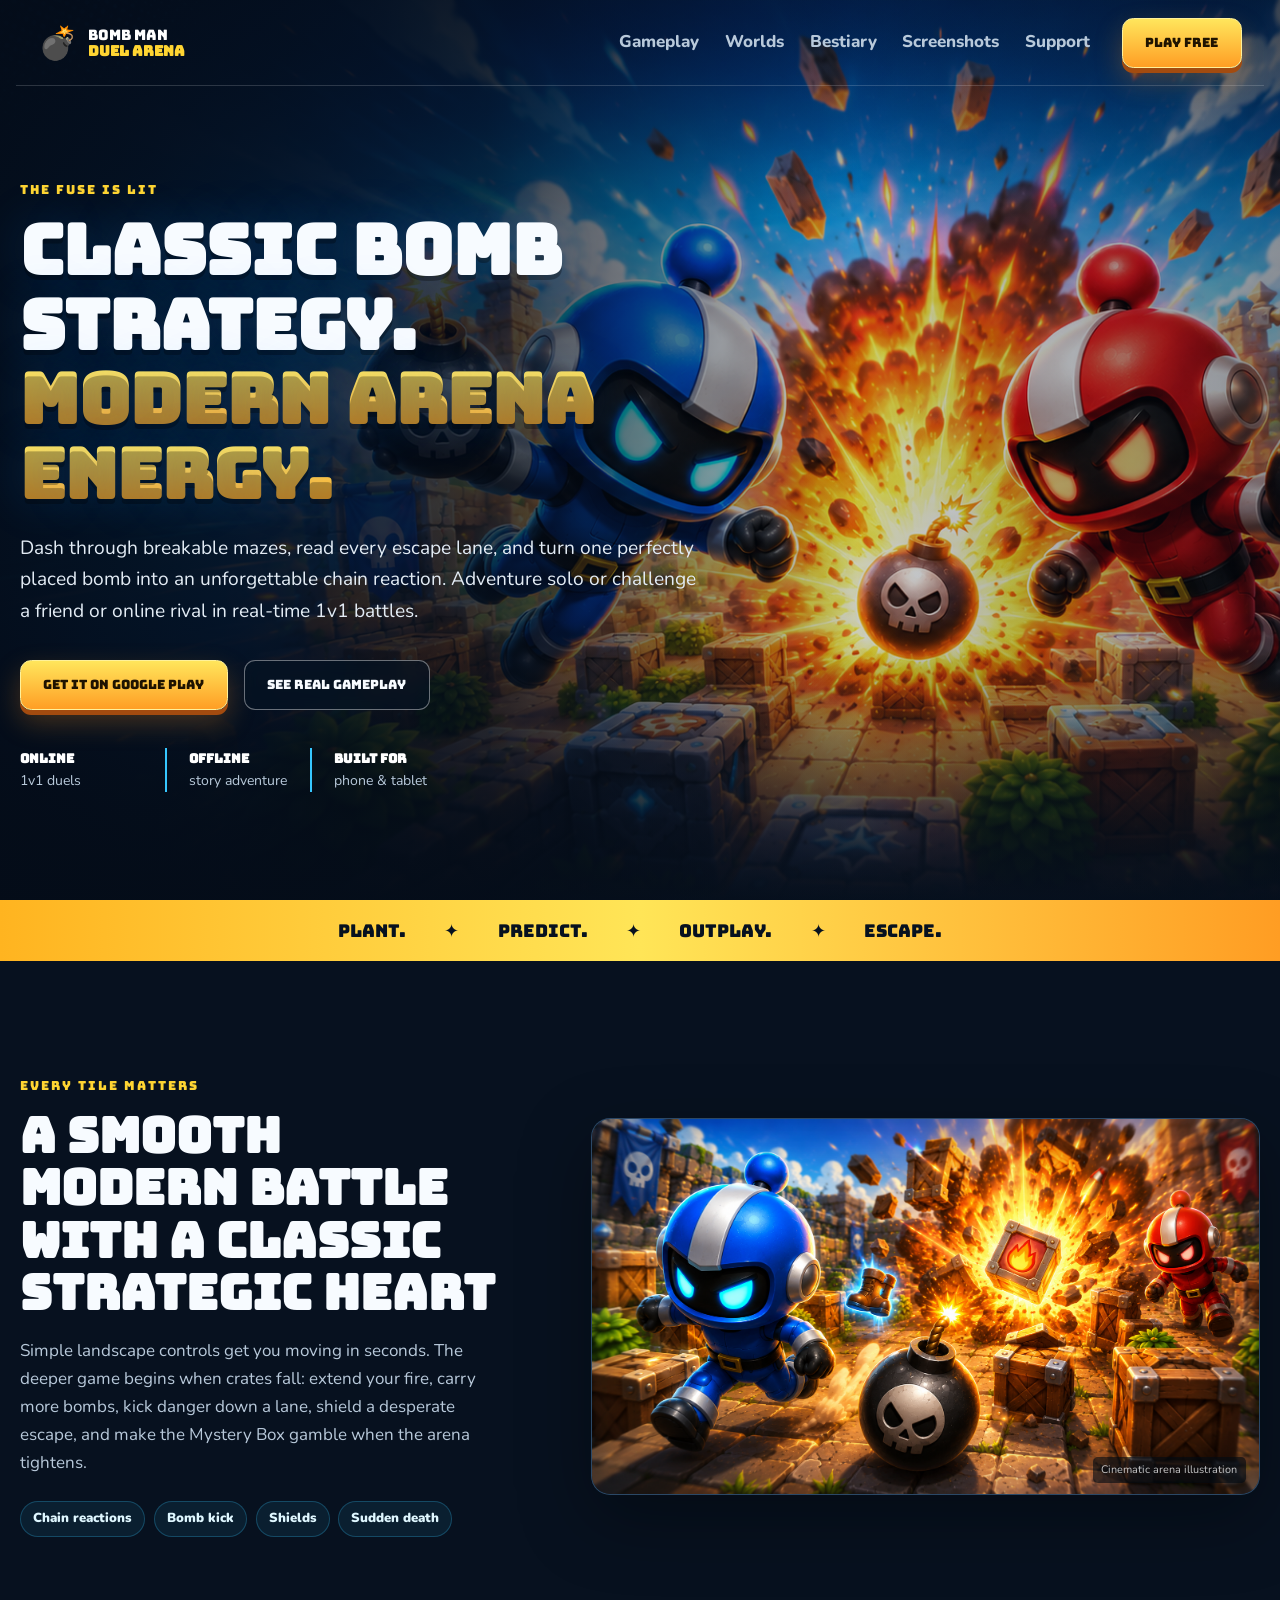
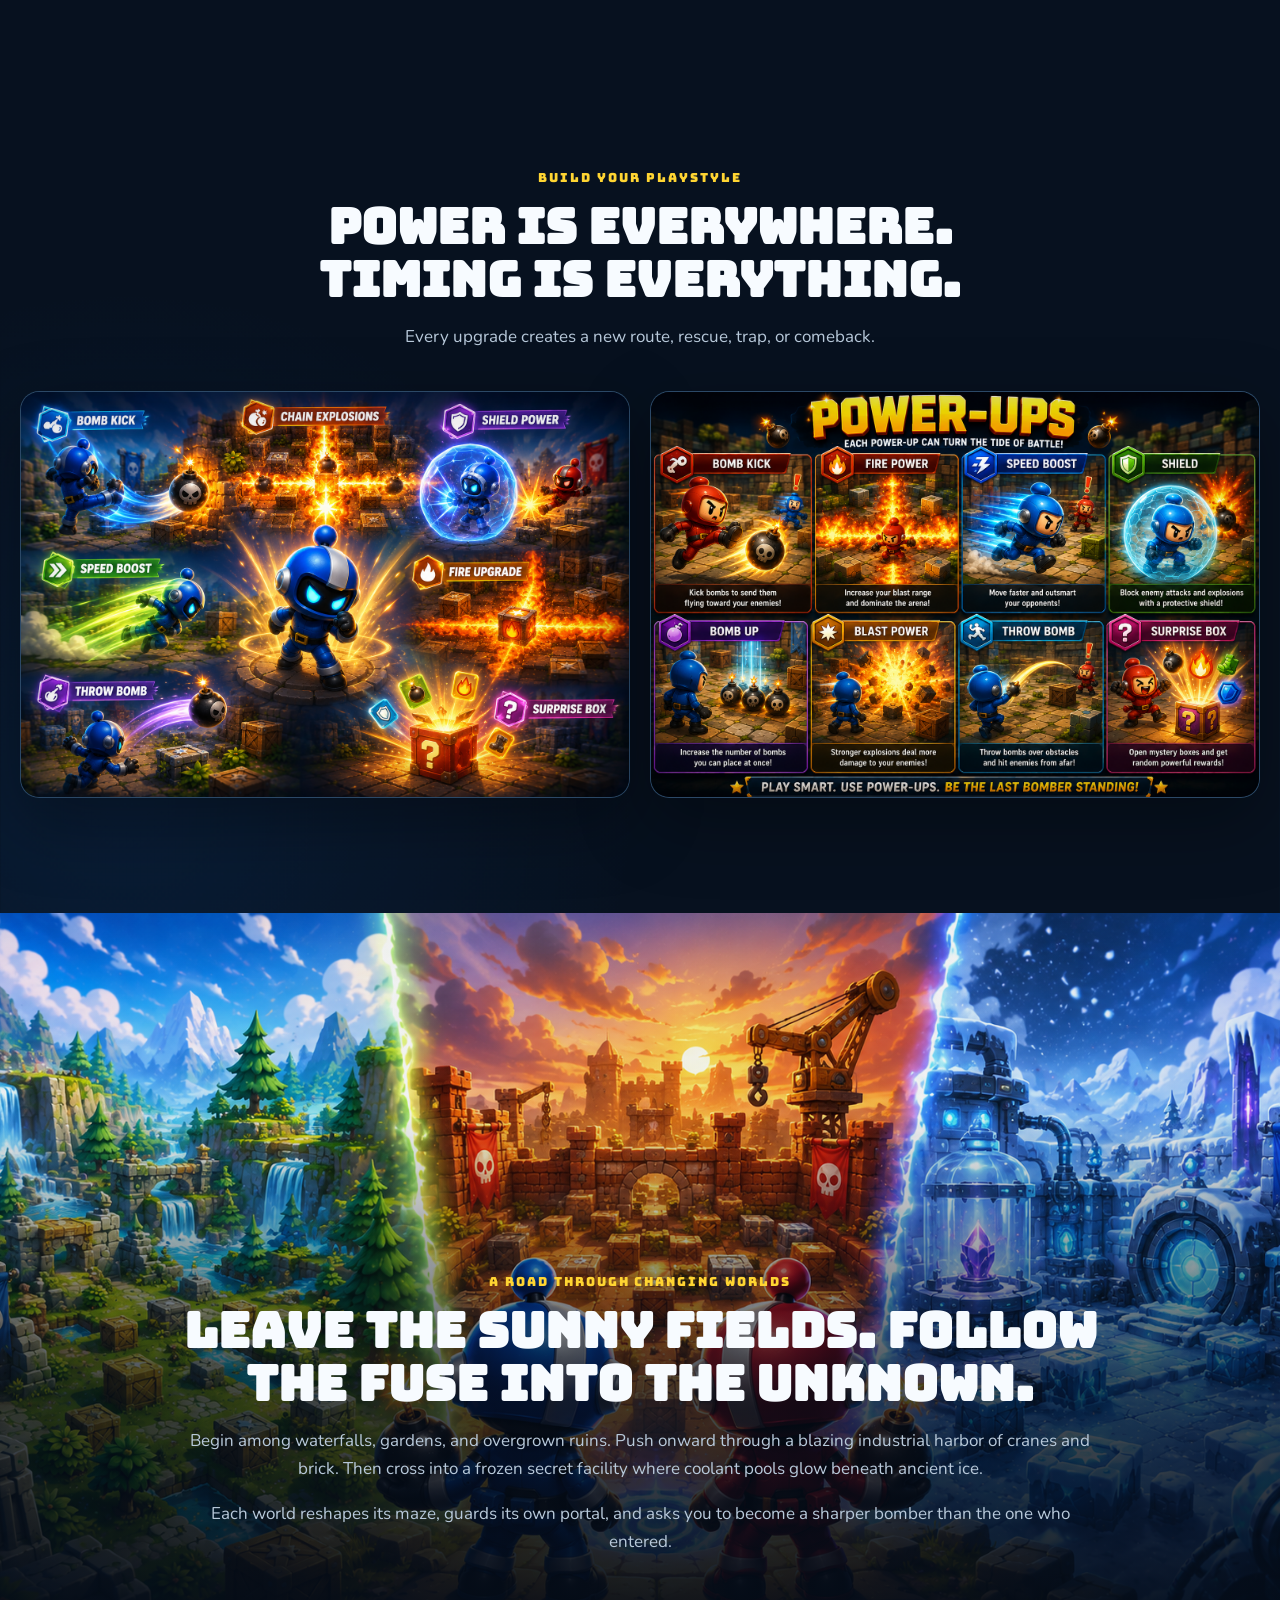
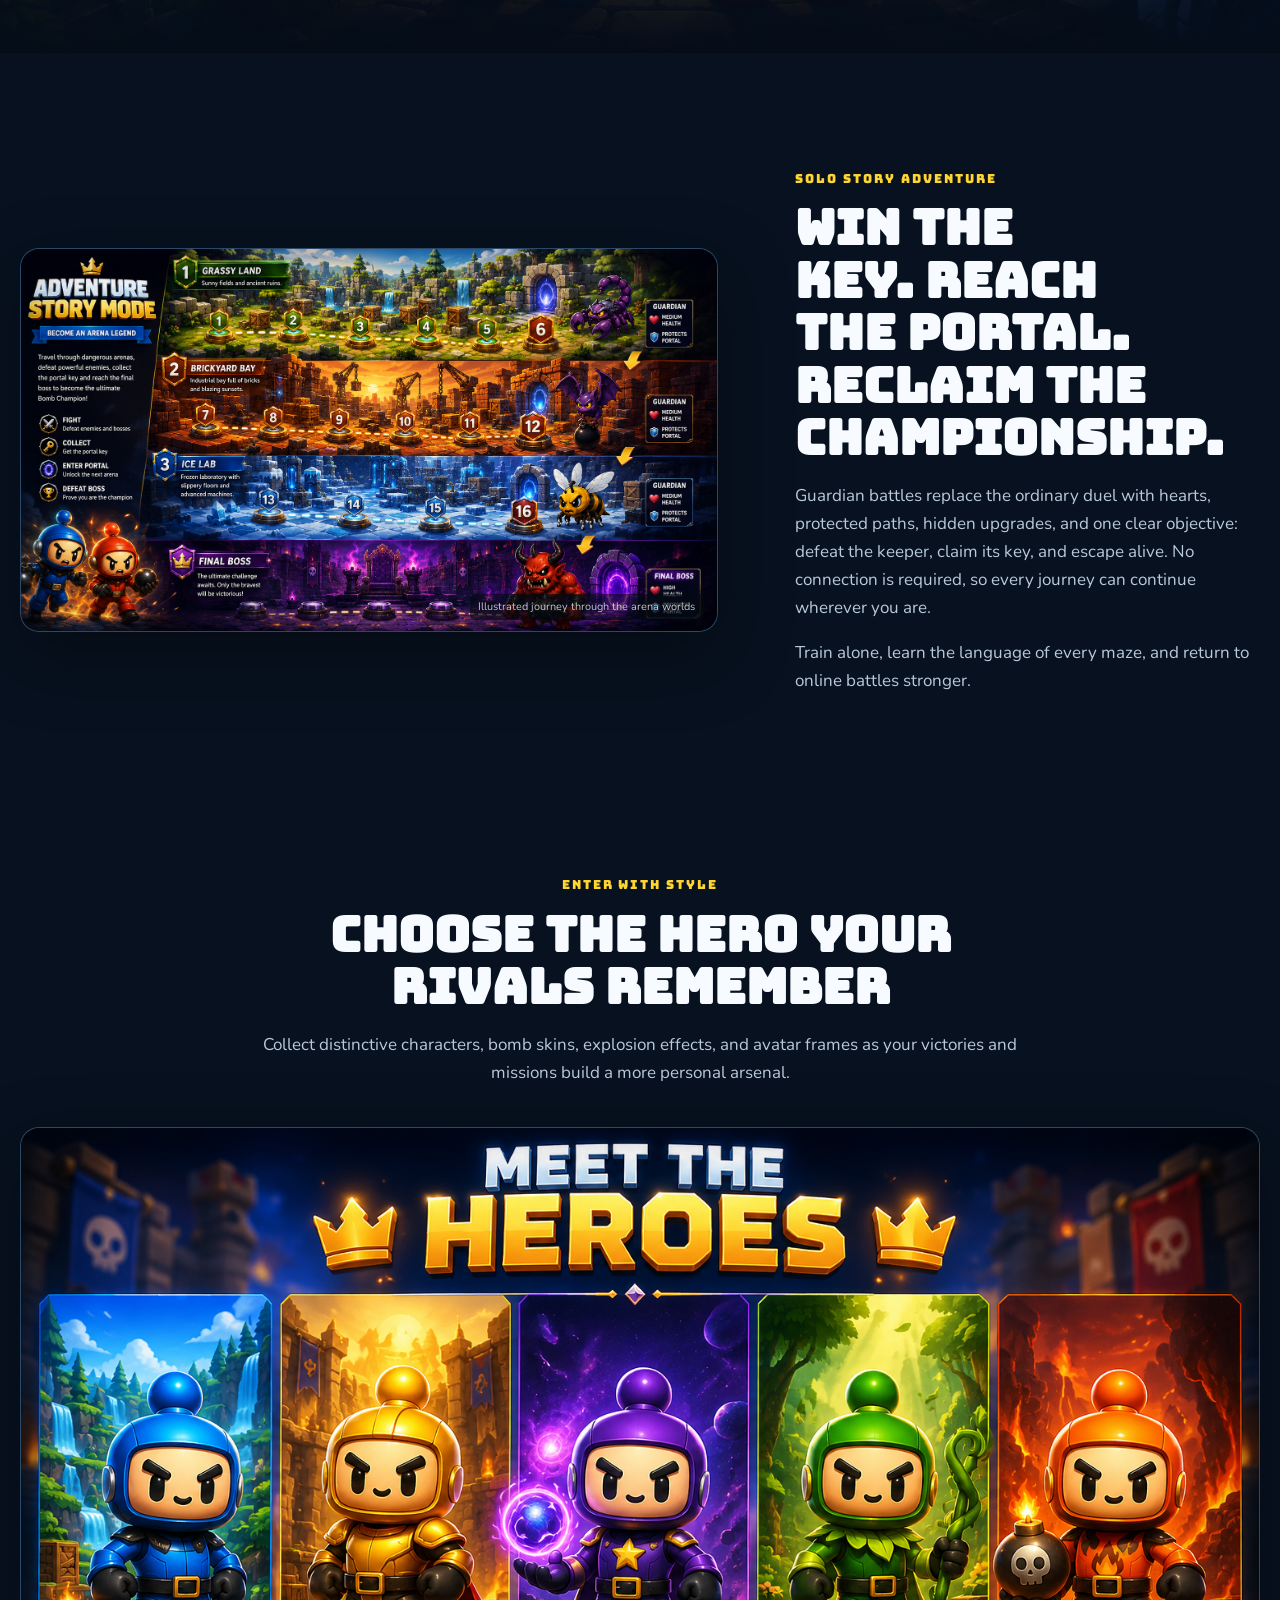
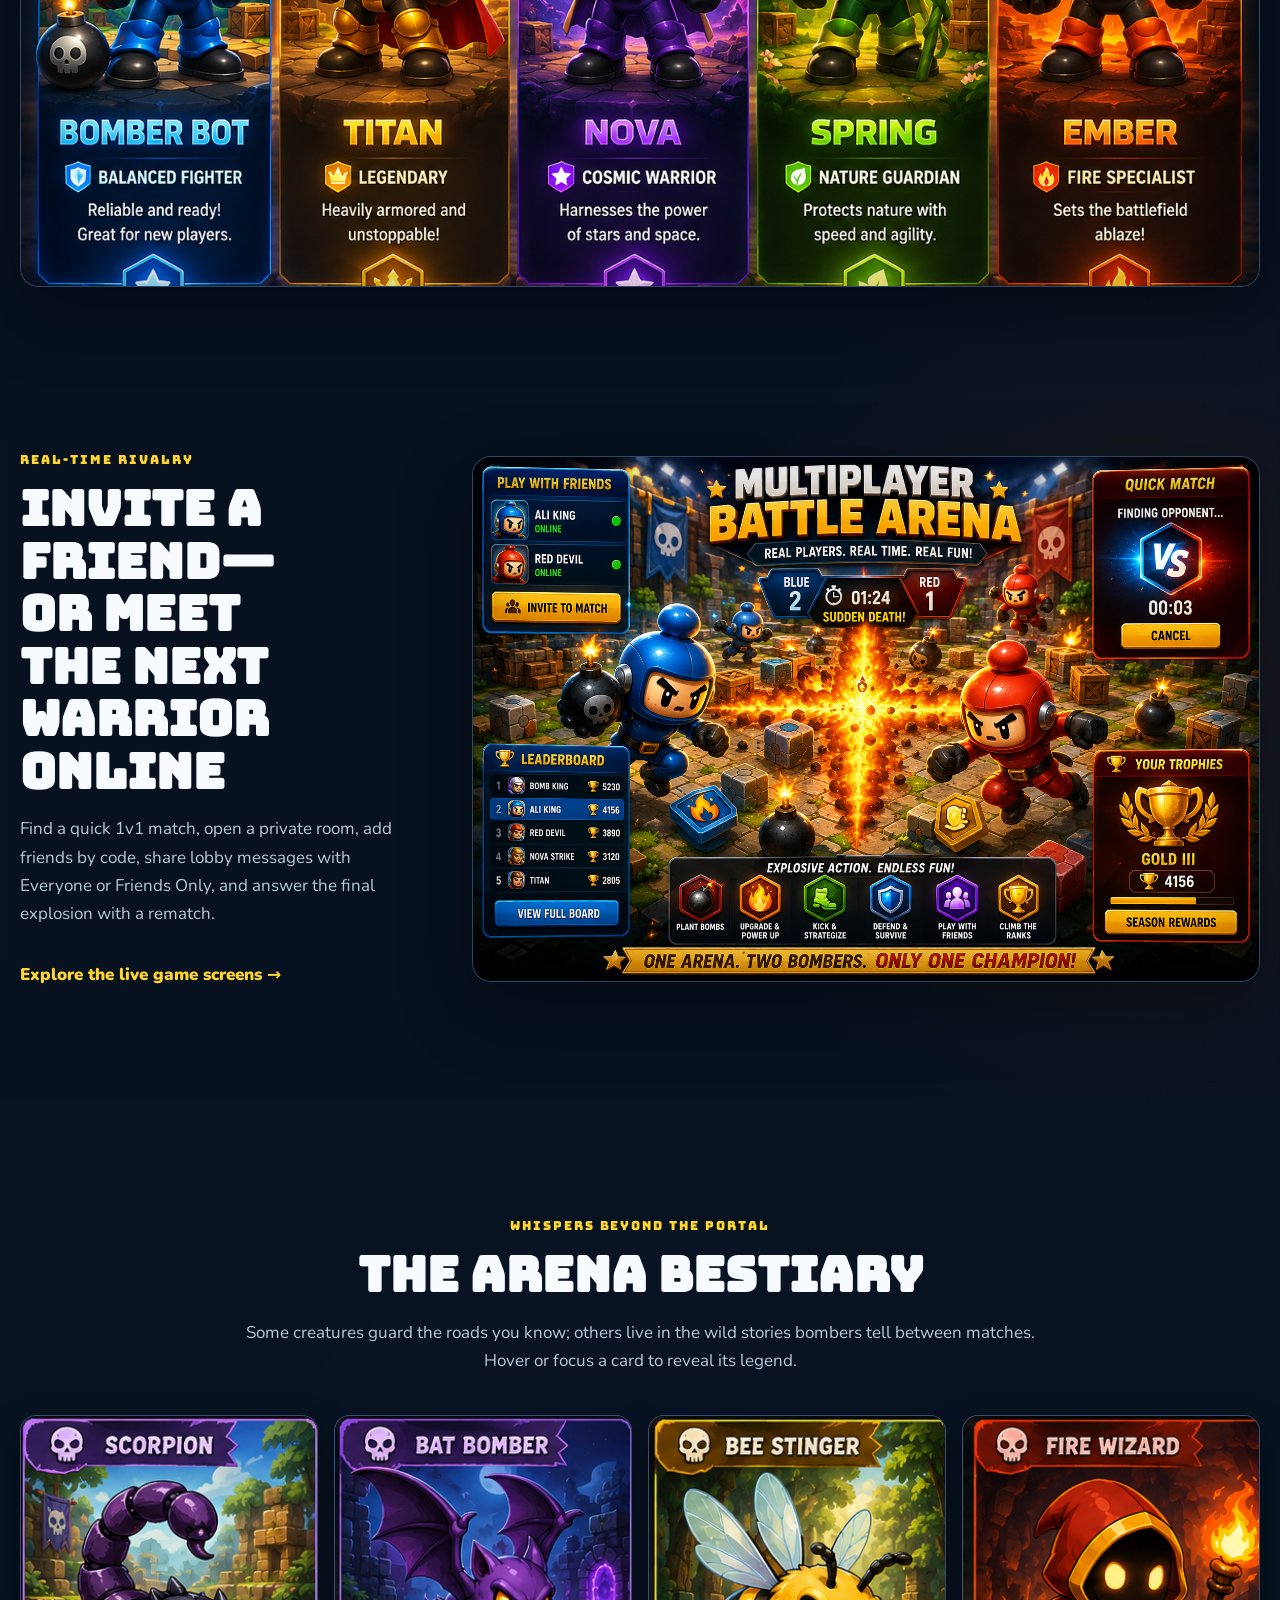
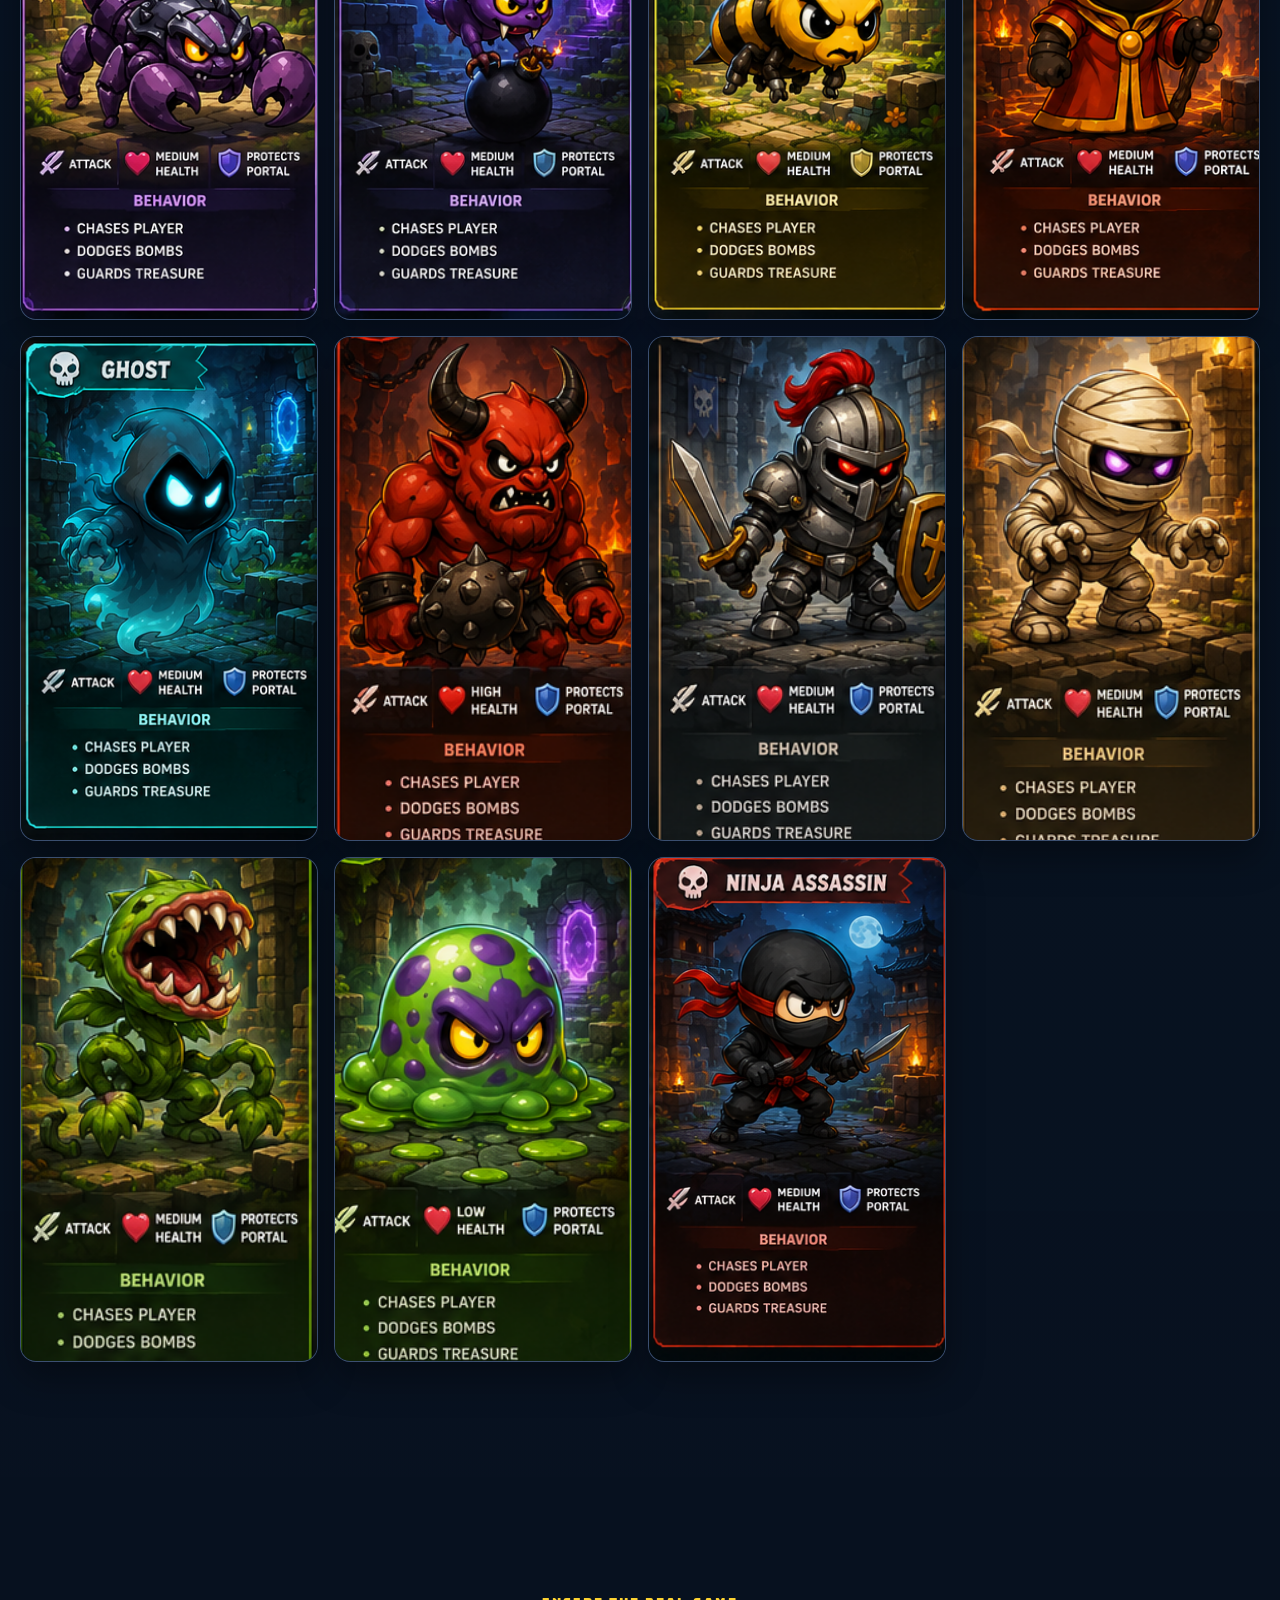
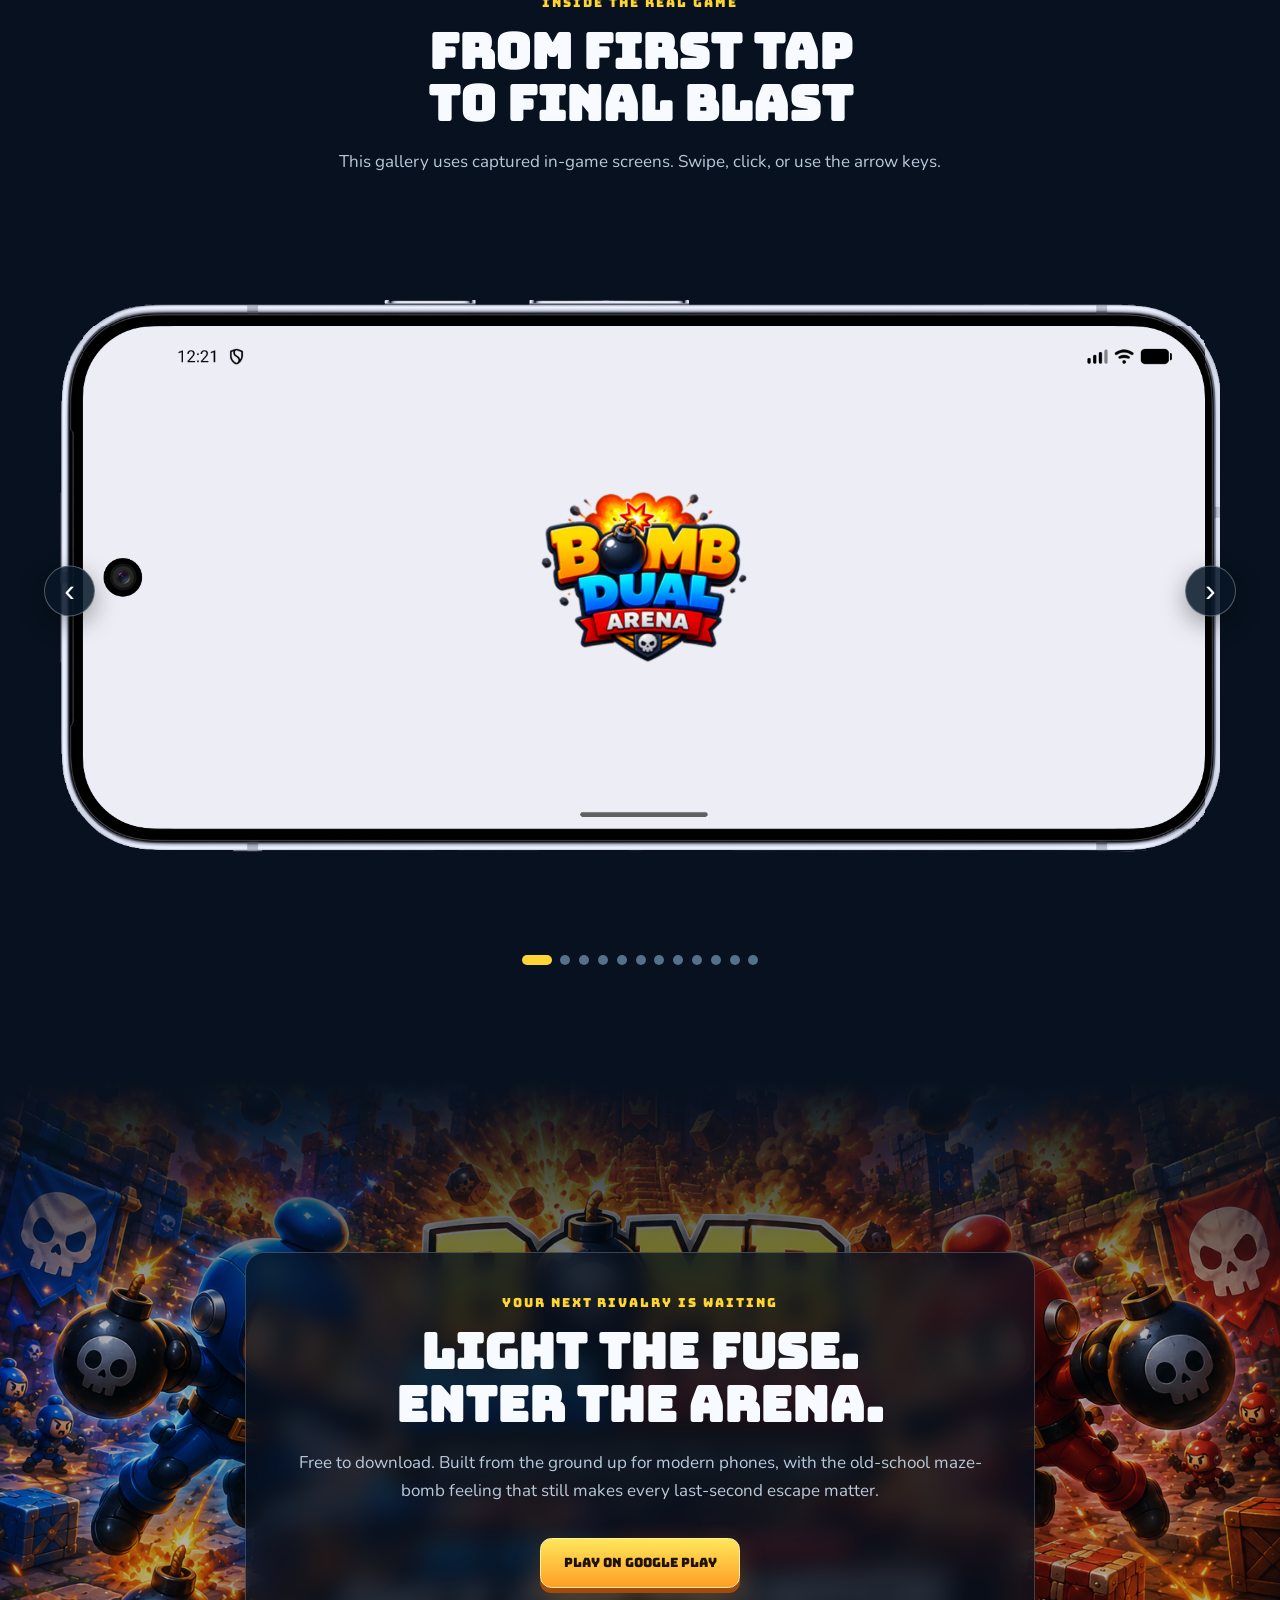
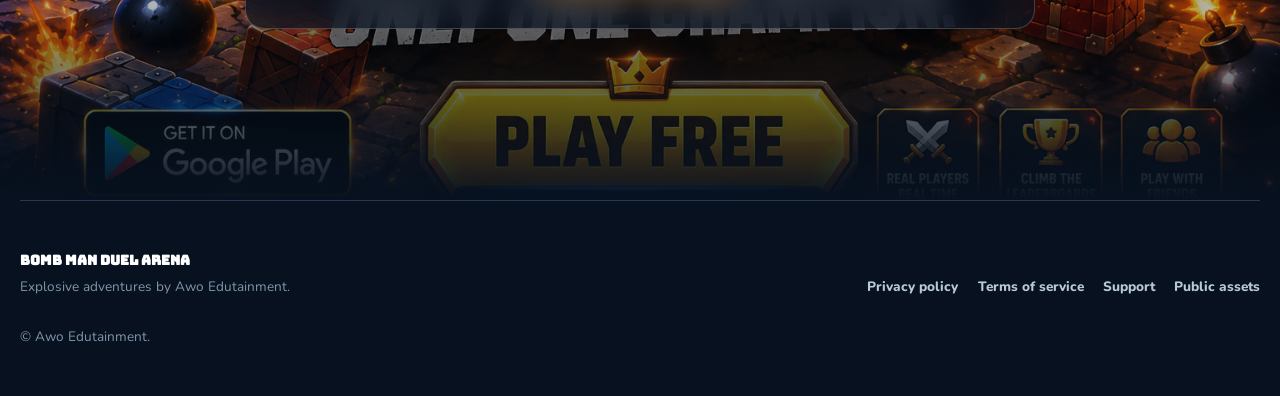
<file: index.html>
<!DOCTYPE html>
<html lang="en">
<head>
<meta charset="utf-8">
<meta name="viewport" content="width=device-width, initial-scale=1">
<title>Bomb Man Duel Arena — Classic Bomb Adventure, Rebuilt for Mobile</title>
<meta name="description" content="Play Bomb Man Duel Arena solo or online: fast 1v1 bomb battles, story worlds, guardian challenges, power-ups, friends, and modern mobile controls.">
<link rel="canonical" href="https://awahab07.github.io/bomb-duel-arena-public/">
<meta property="og:title" content="Bomb Man Duel Arena">
<meta property="og:description" content="Classic maze-bomb strategy with a vibrant modern look, solo story adventures, and real-time online rivalry.">
<meta property="og:type" content="website">
<meta property="og:url" content="https://awahab07.github.io/bomb-duel-arena-public/">
<meta property="og:image" content="https://awahab07.github.io/bomb-duel-arena-public/assets/concept/Hero_Banner_1920_1080.png">
<meta name="twitter:card" content="summary_large_image">
<link rel="stylesheet" href="style.css">
<link rel="icon" href="data:image/svg+xml,<svg xmlns=%22http://www.w3.org/2000/svg%22 viewBox=%220 0 100 100%22><text y=%22.9em%22 font-size=%2290%22>💣</text></svg>">
<script defer src="site.js"></script>
</head>
<body>
<a class="skip-link" href="#main">Skip to content</a>

<header class="site-header">
  <a class="brand" href="#" aria-label="Bomb Man Duel Arena home">
    <span class="brand-bomb" aria-hidden="true">💣</span>
    <span>Bomb Man <strong>Duel Arena</strong></span>
  </a>
  <nav class="site-nav" aria-label="Primary">
    <a href="#gameplay">Gameplay</a>
    <a href="#worlds">Worlds</a>
    <a href="#bestiary">Bestiary</a>
    <a href="#screenshots">Screenshots</a>
    <a href="support/">Support</a>
  </nav>
  <a class="nav-cta" href="https://play.google.com/store/apps/details?id=com.awoedutainment.bda">Play free</a>
</header>

<main id="main">
  <section class="hero-section">
    <img class="hero-backdrop" src="assets/concept/Hero_Banner_1920_1080.png" alt="" width="1672" height="941">
    <div class="hero-vignette"></div>
    <div class="hero-copy">
      <p class="eyebrow">The fuse is lit</p>
      <h1>Classic bomb strategy.<br><span>Modern arena energy.</span></h1>
      <p>Dash through breakable mazes, read every escape lane, and turn one perfectly placed bomb into an unforgettable chain reaction. Adventure solo or challenge a friend or online rival in real-time 1v1 battles.</p>
      <div class="hero-actions">
        <a class="button primary" href="https://play.google.com/store/apps/details?id=com.awoedutainment.bda">Get it on Google Play</a>
        <a class="button ghost" href="#screenshots">See real gameplay</a>
      </div>
      <ul class="hero-stats" aria-label="Game highlights">
        <li><strong>Online</strong><span>1v1 duels</span></li>
        <li><strong>Offline</strong><span>story adventure</span></li>
        <li><strong>Built for</strong><span>phone &amp; tablet</span></li>
      </ul>
    </div>
  </section>

  <section class="intro-strip" aria-label="Core game promise">
    <p>Plant.</p><span>✦</span><p>Predict.</p><span>✦</span><p>Outplay.</p><span>✦</span><p>Escape.</p>
  </section>

  <section class="content-section split-feature" id="gameplay">
    <div class="section-copy">
      <p class="eyebrow">Every tile matters</p>
      <h2>A smooth modern battle with a classic strategic heart</h2>
      <p>Simple landscape controls get you moving in seconds. The deeper game begins when crates fall: extend your fire, carry more bombs, kick danger down a lane, shield a desperate escape, and make the Mystery Box gamble when the arena tightens.</p>
      <div class="pill-row">
        <span>Chain reactions</span><span>Bomb kick</span><span>Shields</span><span>Sudden death</span>
      </div>
    </div>
    <figure class="cinematic-frame">
      <img src="assets/concept/bomb-combat.png" width="1672" height="941" loading="lazy" alt="Illustrated bomb combat with heroes racing through exploding crates.">
      <figcaption>Cinematic arena illustration</figcaption>
    </figure>
  </section>

  <section class="content-section">
    <div class="section-heading centered">
      <p class="eyebrow">Build your playstyle</p>
      <h2>Power is everywhere. Timing is everything.</h2>
      <p>Every upgrade creates a new route, rescue, trap, or comeback.</p>
    </div>
    <div class="strategy-grid">
      <figure class="art-panel">
        <img src="assets/concept/Strategy.png" width="1536" height="1024" loading="lazy" alt="Illustrated strategy board showing bomb kick, chain explosions, shields, speed, fire, and mystery rewards.">
      </figure>
      <figure class="art-panel">
        <img src="assets/concept/power-ups.png" width="1536" height="1024" loading="lazy" alt="Illustrated power-up collection for bomb count, blast strength, speed, shield, kick, and mystery rewards.">
      </figure>
    </div>
  </section>

  <section class="worlds-section" id="worlds">
    <img class="worlds-backdrop" src="assets/concept/3-worlds.png" width="1774" height="887" loading="lazy" alt="Illustrated green valley, industrial city, and frozen laboratory worlds.">
    <div class="worlds-copy">
      <p class="eyebrow">A road through changing worlds</p>
      <h2>Leave the sunny fields. Follow the fuse into the unknown.</h2>
      <p>Begin among waterfalls, gardens, and overgrown ruins. Push onward through a blazing industrial harbor of cranes and brick. Then cross into a frozen secret facility where coolant pools glow beneath ancient ice.</p>
      <p>Each world reshapes its maze, guards its own portal, and asks you to become a sharper bomber than the one who entered.</p>
    </div>
  </section>

  <section class="content-section split-feature story-feature">
    <figure class="cinematic-frame">
      <img src="assets/concept/story.png" width="1693" height="929" loading="lazy" alt="Illustrated story journey across green, industrial, and frozen paths toward guardian portals.">
      <figcaption>Illustrated journey through the arena worlds</figcaption>
    </figure>
    <div class="section-copy">
      <p class="eyebrow">Solo story adventure</p>
      <h2>Win the key. Reach the portal. Reclaim the championship.</h2>
      <p>Guardian battles replace the ordinary duel with hearts, protected paths, hidden upgrades, and one clear objective: defeat the keeper, claim its key, and escape alive. No connection is required, so every journey can continue wherever you are.</p>
      <p>Train alone, learn the language of every maze, and return to online battles stronger.</p>
    </div>
  </section>

  <section class="content-section heroes-section">
    <div class="section-heading centered">
      <p class="eyebrow">Enter with style</p>
      <h2>Choose the hero your rivals remember</h2>
      <p>Collect distinctive characters, bomb skins, explosion effects, and avatar frames as your victories and missions build a more personal arsenal.</p>
    </div>
    <figure class="wide-art-panel">
      <img src="assets/concept/heroes.png" width="1536" height="1024" loading="lazy" alt="Illustrated Bomber Bot, Titan, Nova, Spring, and Ember hero lineup.">
    </figure>
  </section>

  <section class="versus-section">
    <div class="versus-copy">
      <p class="eyebrow">Real-time rivalry</p>
      <h2>Invite a friend—or meet the next warrior online</h2>
      <p>Find a quick 1v1 match, open a private room, add friends by code, share lobby messages with Everyone or Friends Only, and answer the final explosion with a rematch.</p>
      <a class="text-link" href="#screenshots">Explore the live game screens →</a>
    </div>
    <figure class="wide-art-panel">
      <img src="assets/concept/multiplayer.png" width="1536" height="1024" loading="lazy" alt="Cinematic concept art celebrating multiplayer bomb-arena rivalry.">
    </figure>
  </section>

  <section class="bestiary-section" id="bestiary">
    <div class="section-heading centered">
      <p class="eyebrow">Whispers beyond the portal</p>
      <h2>The arena bestiary</h2>
      <p>Some creatures guard the roads you know; others live in the wild stories bombers tell between matches. Hover or focus a card to reveal its legend.</p>
    </div>
    <div class="enemy-grid">
      <article class="flip-card" tabindex="0"><div class="flip-card-inner"><div class="flip-front"><img src="assets/enemies/scorpion.png" alt="Scorpion enemy card."></div><div class="flip-back"><h3>Scorpion</h3><p>The canyon gatekeeper hears a fuse through stone. It circles the treasure path, lets impatient heroes commit, then snaps shut the only safe lane.</p><span>Portal sentinel · Ambusher</span></div></div></article>
      <article class="flip-card" tabindex="0"><div class="flip-card-inner"><div class="flip-front"><img src="assets/enemies/bat-bomber.png" alt="Bat Bomber enemy card."></div><div class="flip-back"><h3>Bat Bomber</h3><p>A cave-born trickster that rides its own bomb through moonlit ruins. Every flutter is a feint; every dropped fuse lands where panic wants to run.</p><span>Night raider · Fuse rider</span></div></div></article>
      <article class="flip-card" tabindex="0"><div class="flip-card-inner"><div class="flip-front"><img src="assets/enemies/bee-stinger.png" alt="Bee Stinger enemy card."></div><div class="flip-back"><h3>Bee Stinger</h3><p>The gardens' furious patrol captain. Fast, territorial, and impossible to ignore, it turns flower-lined corridors into buzzing pursuit routes.</p><span>Garden hunter · Swift guard</span></div></div></article>
      <article class="flip-card" tabindex="0"><div class="flip-card-inner"><div class="flip-front"><img src="assets/enemies/fire-wizard.png" alt="Fire Wizard enemy card."></div><div class="flip-back"><h3>Fire Wizard</h3><p>Keeper of the factory's first flame. Its lantern reads the future in sparks and seals careless exits with walls of living heat.</p><span>Flame keeper · Lane controller</span></div></div></article>
      <article class="flip-card" tabindex="0"><div class="flip-card-inner"><div class="flip-front"><img src="assets/enemies/ghost.png" alt="Ghost enemy card."></div><div class="flip-back"><h3>Ghost</h3><p>A lost champion that never found its final portal. It drifts through silent halls, guarding the key it can no longer carry.</p><span>Portal echo · Relentless watcher</span></div></div></article>
      <article class="flip-card" tabindex="0"><div class="flip-card-inner"><div class="flip-front"><img src="assets/enemies/demon-brute.png" alt="Demon Brute enemy card."></div><div class="flip-back"><h3>Demon Brute</h3><p>The furnace made a monster from rage and iron. It does not solve mazes; it advances until the maze learns to move.</p><span>Furnace tyrant · Heavy pursuer</span></div></div></article>
      <article class="flip-card" tabindex="0"><div class="flip-card-inner"><div class="flip-front"><img src="assets/enemies/dark-knight.png" alt="Dark Knight enemy card."></div><div class="flip-back"><h3>Dark Knight</h3><p>Once sworn to protect the championship crown, this silent duelist now tests every challenger with shield, steel, and perfect patience.</p><span>Fallen champion · Armored guard</span></div></div></article>
      <article class="flip-card" tabindex="0"><div class="flip-card-inner"><div class="flip-front"><img src="assets/enemies/mummy.png" alt="Mummy enemy card."></div><div class="flip-back"><h3>Mummy</h3><p>Wrapped in maps from arenas erased from history. It follows old routes no living bomber remembers—and always arrives first.</p><span>Ancient pathfinder · Tomb keeper</span></div></div></article>
      <article class="flip-card" tabindex="0"><div class="flip-card-inner"><div class="flip-front"><img src="assets/enemies/plant-monster.png" alt="Plant Monster enemy card."></div><div class="flip-back"><h3>Plant Monster</h3><p>A hungry wall of roots and teeth awakened beneath the meadow. Break its cover and the whole garden seems to chase you.</p><span>Wild guardian · Close-range terror</span></div></div></article>
      <article class="flip-card" tabindex="0"><div class="flip-card-inner"><div class="flip-front"><img src="assets/enemies/toxic-slime.png" alt="Toxic Slime enemy card."></div><div class="flip-back"><h3>Toxic Slime</h3><p>Born where mystery energy leaked into the ruins. Slow to anger, impossible to predict, and always larger after a bad decision.</p><span>Mystery spawn · Living hazard</span></div></div></article>
      <article class="flip-card" tabindex="0"><div class="flip-card-inner"><div class="flip-front"><img src="assets/enemies/ninja-assassin.png" alt="Ninja Assassin enemy card."></div><div class="flip-back"><h3>Ninja Assassin</h3><p>The midnight rival who studies every dodge before making one move. By the time its red scarf appears, the escape route is already gone.</p><span>Moonlit rival · Precision hunter</span></div></div></article>
    </div>
  </section>

  <section class="screenshots-section" id="screenshots">
    <div class="section-heading centered">
      <p class="eyebrow">Inside the real game</p>
      <h2>From first tap to final blast</h2>
      <p>This gallery uses captured in-game screens. Swipe, click, or use the arrow keys.</p>
    </div>
    <div class="carousel" data-carousel data-carousel-name="Game screen" tabindex="0" aria-roledescription="carousel" aria-label="In-game screenshots">
      <div class="carousel-live" data-carousel-live aria-live="polite"></div>
      <button type="button" class="carousel-control prev" data-carousel-prev aria-label="Previous screenshot">‹</button>
      <div class="carousel-viewport"><div class="carousel-track" data-carousel-track>
        <figure class="carousel-slide" data-carousel-slide><img src="assets/phone-screenshots/bda-1.png" width="1784" height="850" loading="lazy" alt="Bomb Duel Arena splash screen inside a landscape phone frame."></figure>
        <figure class="carousel-slide" data-carousel-slide hidden><img src="assets/phone-screenshots/bda-2.png" width="1784" height="850" loading="lazy" alt="Tap-to-start title screen with blue, red, green, and gold bomb heroes."></figure>
        <figure class="carousel-slide" data-carousel-slide hidden><img src="assets/phone-screenshots/bda-3.png" width="1784" height="850" loading="lazy" alt="Main menu with online play, offline story, missions, shop, characters, leaderboard, and friends."></figure>
        <figure class="carousel-slide" data-carousel-slide hidden><img src="assets/phone-screenshots/bda-4.png" width="1784" height="850" loading="lazy" alt="Online 1v1 matchmaking screen with entry fee and arena selection."></figure>
        <figure class="carousel-slide" data-carousel-slide hidden><img src="assets/phone-screenshots/bda-5.png" width="1784" height="850" loading="lazy" alt="Brickyard Bay story introduction over its island map."></figure>
        <figure class="carousel-slide" data-carousel-slide hidden><img src="assets/phone-screenshots/bda-6.png" width="1784" height="850" loading="lazy" alt="Brickyard guardian fight with hearts, portal-key objective, bombs, and breakable crates."></figure>
        <figure class="carousel-slide" data-carousel-slide hidden><img src="assets/phone-screenshots/bda-7.png" width="1784" height="850" loading="lazy" alt="Completed Brickyard Bay story map with sixteen connected stages and a boss gate."></figure>
        <figure class="carousel-slide" data-carousel-slide hidden><img src="assets/phone-screenshots/bda-8.png" width="1784" height="850" loading="lazy" alt="Brickyard story battle before the maze crates are broken."></figure>
        <figure class="carousel-slide" data-carousel-slide hidden><img src="assets/phone-screenshots/bda-9.png" width="1784" height="850" loading="lazy" alt="Completed Grassy Lands story map winding through forests, rivers, and mountains."></figure>
        <figure class="carousel-slide" data-carousel-slide hidden><img src="assets/phone-screenshots/bda-10.png" width="1784" height="850" loading="lazy" alt="Live online 1v1 duel with timer, ping, stats, bombs, crates, and chain explosions."></figure>
        <figure class="carousel-slide" data-carousel-slide hidden><img src="assets/phone-screenshots/bda-11.png" width="1784" height="850" loading="lazy" alt="Frozen Ice Lab guardian battle with portal, ice blocks, barrels, and explosion effects."></figure>
        <figure class="carousel-slide" data-carousel-slide hidden><img src="assets/phone-screenshots/bda-12.png" width="1784" height="850" loading="lazy" alt="Friends Chat screen with friend code, Lobby Chat, Friends Chat, and Chat History tabs."></figure>
      </div></div>
      <button type="button" class="carousel-control next" data-carousel-next aria-label="Next screenshot">›</button>
      <div class="carousel-dots" data-carousel-dots aria-label="Screenshot pagination"></div>
    </div>
  </section>

  <section class="cta-section">
    <img src="assets/concept/CTA_banner.png" width="1536" height="1024" loading="lazy" alt="" class="cta-backdrop">
    <div class="cta-overlay"></div>
    <div class="cta-copy">
      <p class="eyebrow">Your next rivalry is waiting</p>
      <h2>Light the fuse. Enter the arena.</h2>
      <p>Free to download. Built from the ground up for modern phones, with the old-school maze-bomb feeling that still makes every last-second escape matter.</p>
      <a class="button primary" href="https://play.google.com/store/apps/details?id=com.awoedutainment.bda">Play on Google Play</a>
    </div>
  </section>
</main>

<footer class="site-footer">
  <div><strong>Bomb Man Duel Arena</strong><p>Explosive adventures by Awo Edutainment.</p></div>
  <nav aria-label="Legal">
    <a href="privacy-policy/">Privacy policy</a>
    <a href="terms-of-service/">Terms of service</a>
    <a href="support/">Support</a>
    <a href="assets/">Public assets</a>
  </nav>
  <p>© Awo Edutainment.</p>
</footer>
</body>
</html>
</file>
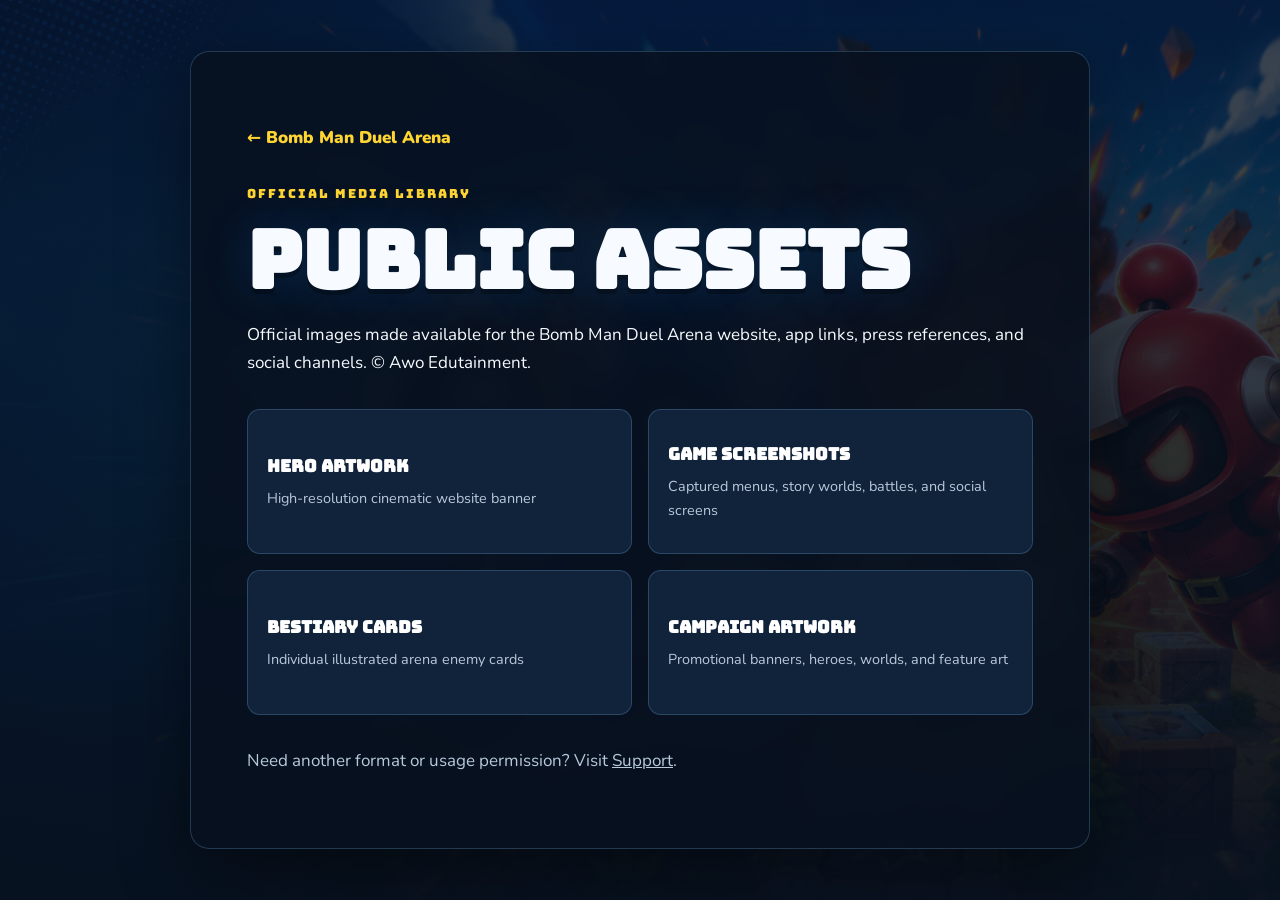
<file: assets/index.html>
<!DOCTYPE html>
<html lang="en">
<head>
<meta charset="utf-8">
<meta name="viewport" content="width=device-width, initial-scale=1">
<title>Public Assets — Bomb Man Duel Arena</title>
<meta name="description" content="Official public images and media for Bomb Man Duel Arena.">
<link rel="canonical" href="https://awahab07.github.io/bomb-duel-arena-public/assets/">
<link rel="stylesheet" href="../style.css">
</head>
<body class="asset-index">
<main class="asset-index-main">
  <a class="text-link" href="../">← Bomb Man Duel Arena</a>
  <p class="eyebrow">Official media library</p>
  <h1>Public assets</h1>
  <p>Official images made available for the Bomb Man Duel Arena website, app links, press references, and social channels. © Awo Edutainment.</p>
  <div class="asset-categories">
    <a href="concept/Hero_Banner_1920_1080.png"><strong>Hero artwork</strong><span>High-resolution cinematic website banner</span></a>
    <a href="phone-screenshots/bda-3.png"><strong>Game screenshots</strong><span>Captured menus, story worlds, battles, and social screens</span></a>
    <a href="enemies/scorpion.png"><strong>Bestiary cards</strong><span>Individual illustrated arena enemy cards</span></a>
    <a href="concept/CTA_banner.png"><strong>Campaign artwork</strong><span>Promotional banners, heroes, worlds, and feature art</span></a>
  </div>
  <p class="asset-note">Need another format or usage permission? Visit <a href="../support/">Support</a>.</p>
</main>
</body>
</html>
</file>
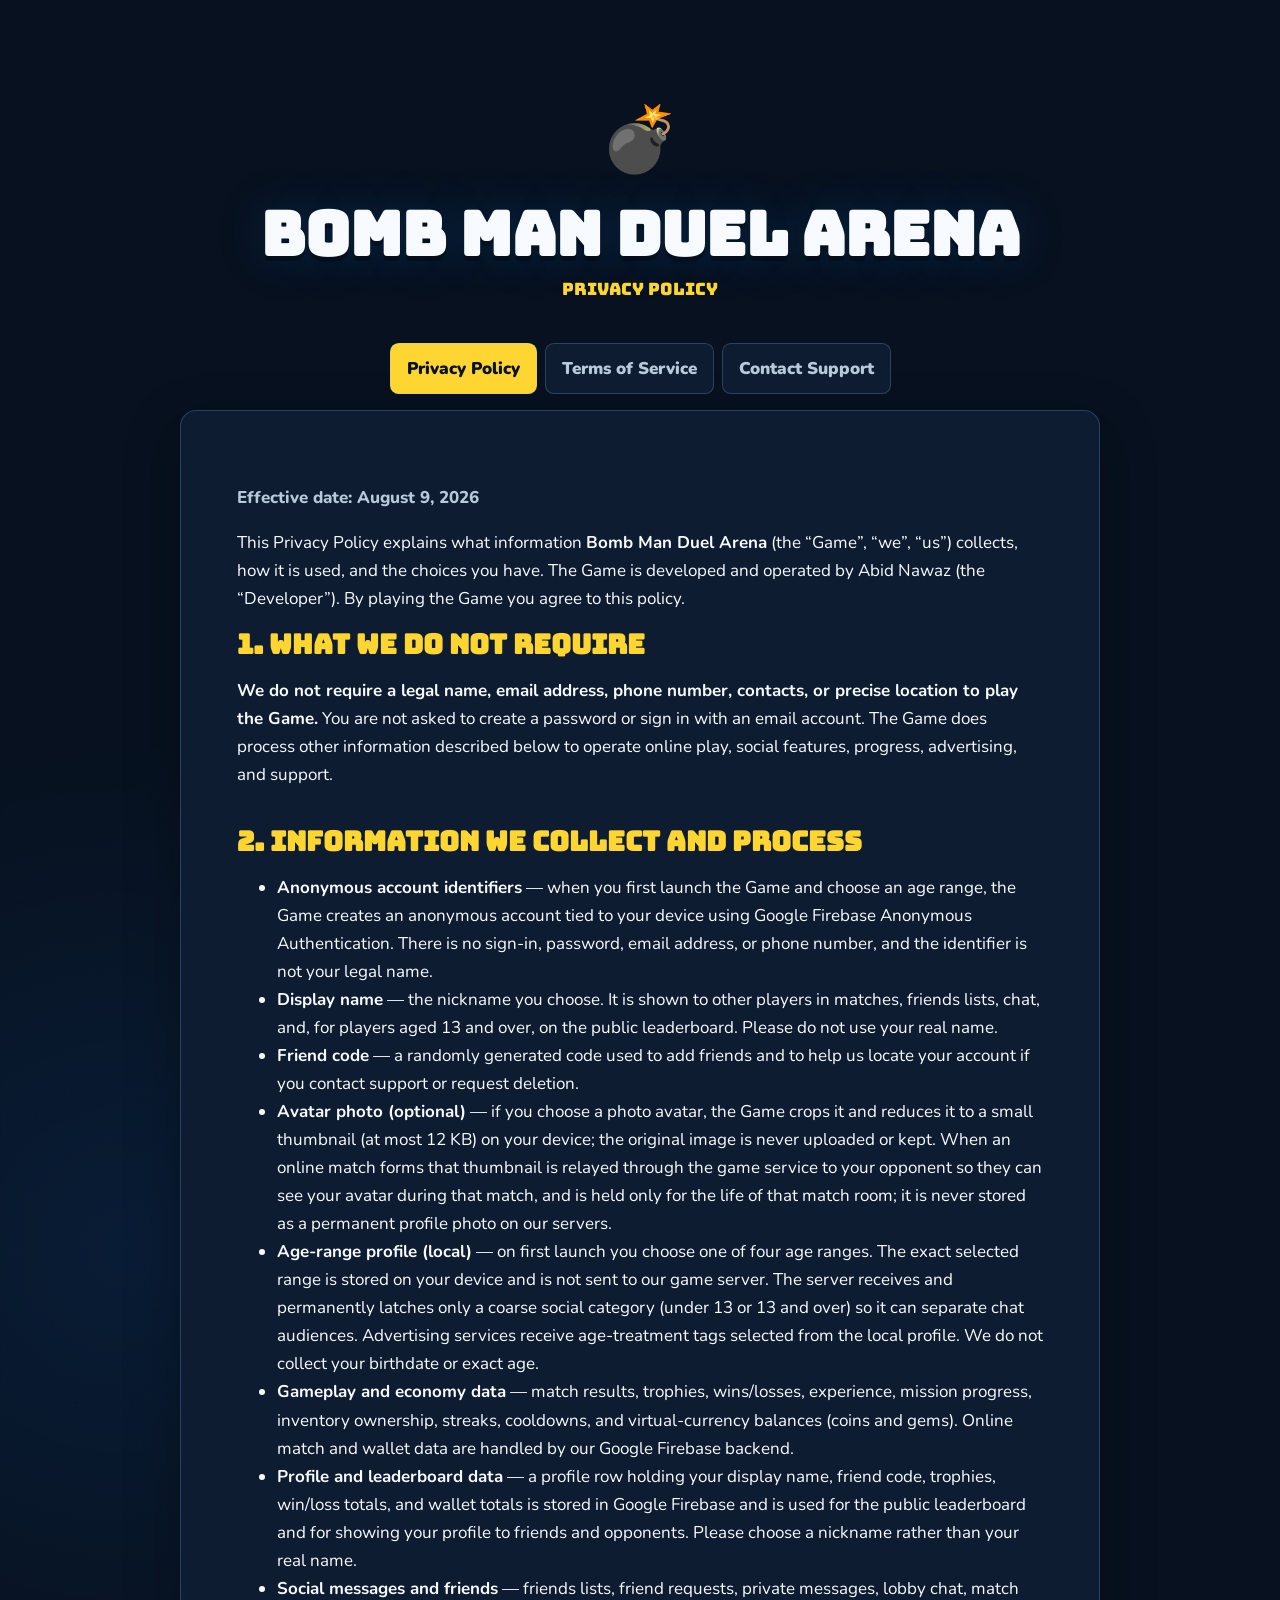
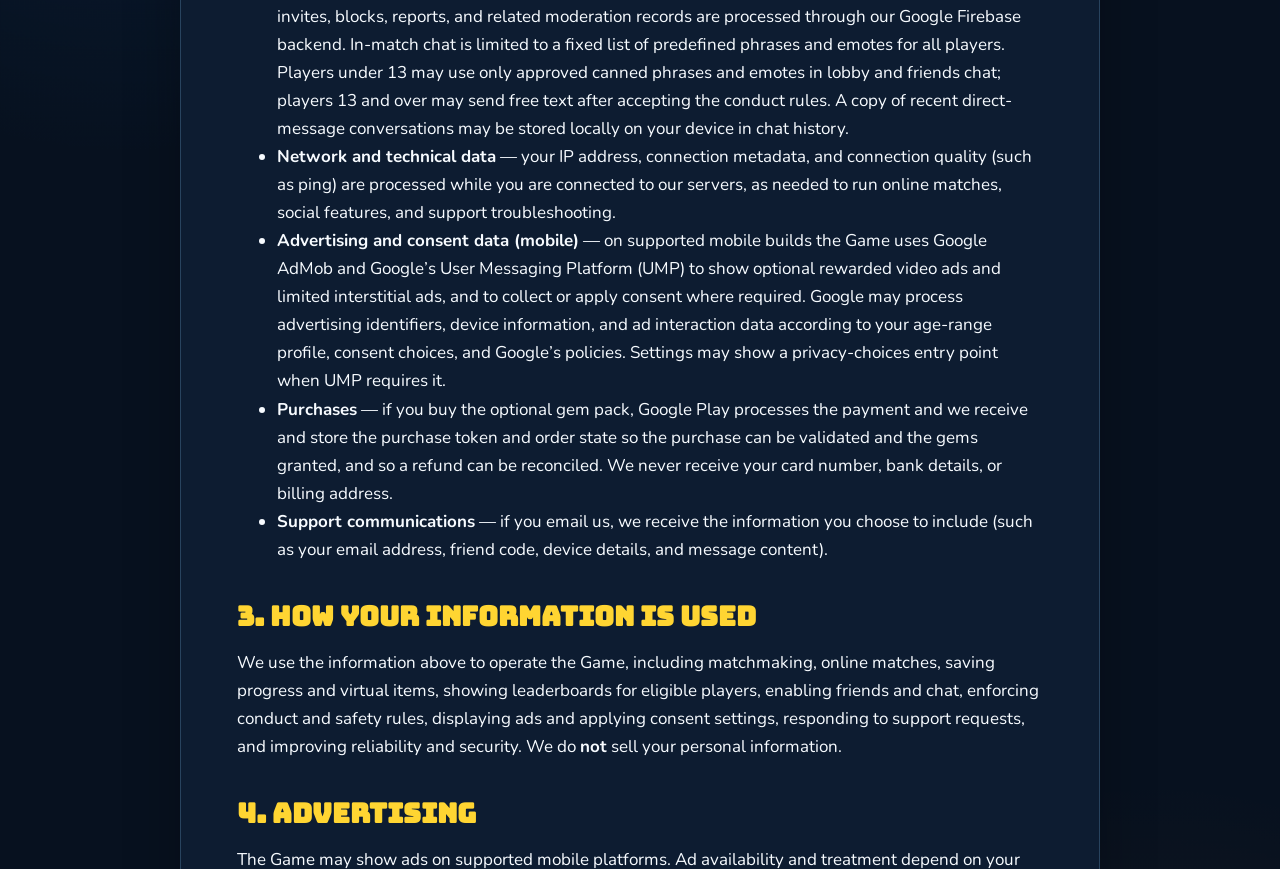
<file: privacy-policy/index.html>
<!DOCTYPE html>
<html lang="en">
<head>
<meta charset="utf-8">
<meta name="viewport" content="width=device-width, initial-scale=1">
<meta http-equiv="refresh" content="0; url=../privacy-policy.html">
<link rel="canonical" href="https://awahab07.github.io/bomb-duel-arena-public/privacy-policy">
<title>Privacy Policy — Bomb Man Duel Arena</title>
</head>
<body>
<p>Opening the <a href="../privacy-policy.html">Bomb Man Duel Arena Privacy Policy</a>.</p>
</body>
</html>
</file>
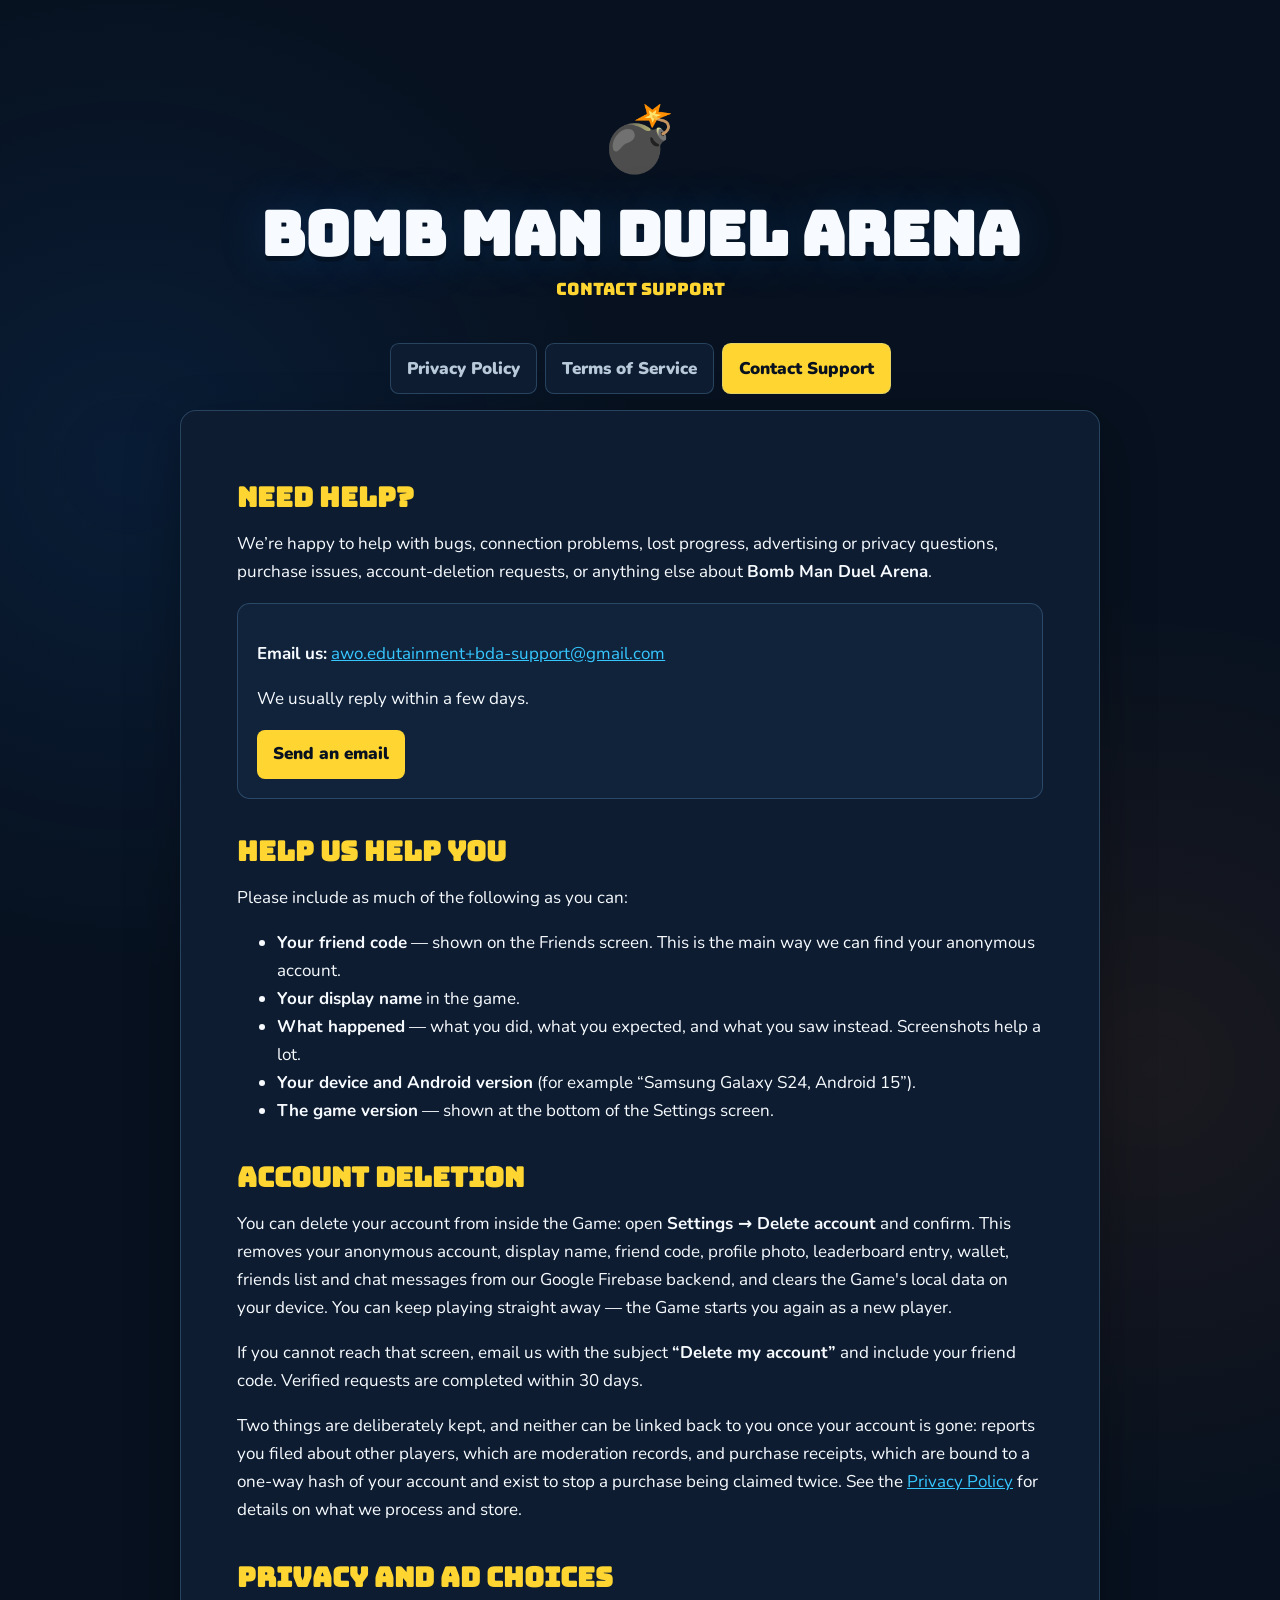
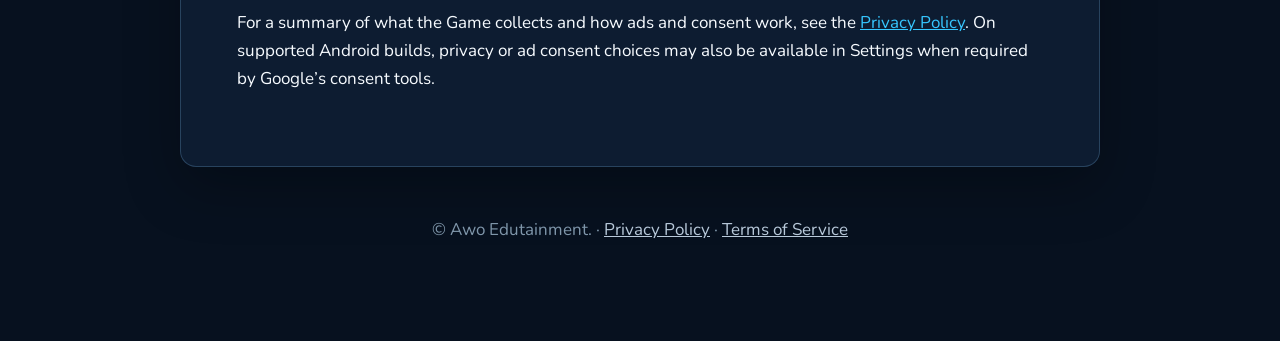
<file: support/index.html>
<!DOCTYPE html>
<html lang="en">
<head>
<meta charset="utf-8">
<meta name="viewport" content="width=device-width, initial-scale=1">
<meta http-equiv="refresh" content="0; url=../support.html">
<link rel="canonical" href="https://awahab07.github.io/bomb-duel-arena-public/support">
<title>Contact Support — Bomb Man Duel Arena</title>
</head>
<body>
<p>Opening <a href="../support.html">Bomb Man Duel Arena Support</a>.</p>
</body>
</html>
</file>
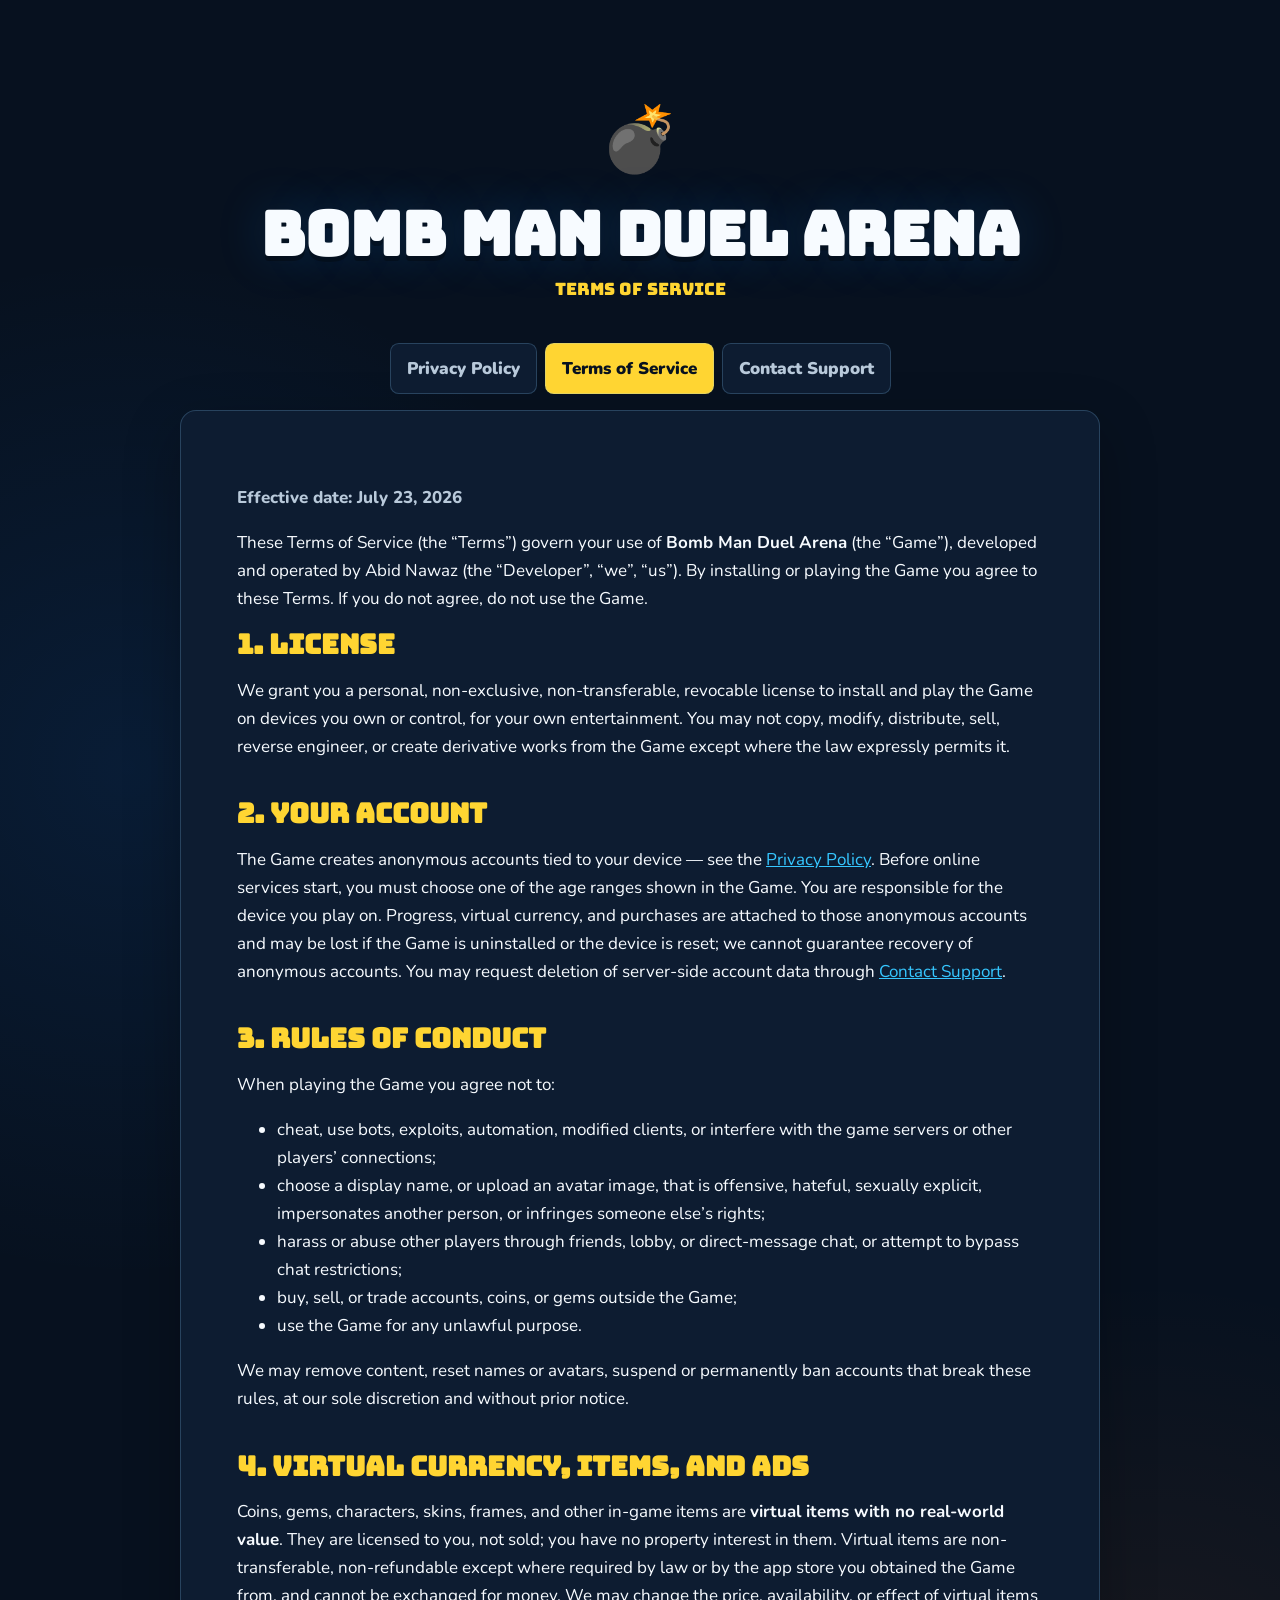
<file: terms-of-service/index.html>
<!DOCTYPE html>
<html lang="en">
<head>
<meta charset="utf-8">
<meta name="viewport" content="width=device-width, initial-scale=1">
<meta http-equiv="refresh" content="0; url=../terms-of-service.html">
<link rel="canonical" href="https://awahab07.github.io/bomb-duel-arena-public/terms-of-service">
<title>Terms of Service — Bomb Man Duel Arena</title>
</head>
<body>
<p>Opening the <a href="../terms-of-service.html">Bomb Man Duel Arena Terms of Service</a>.</p>
</body>
</html>
</file>
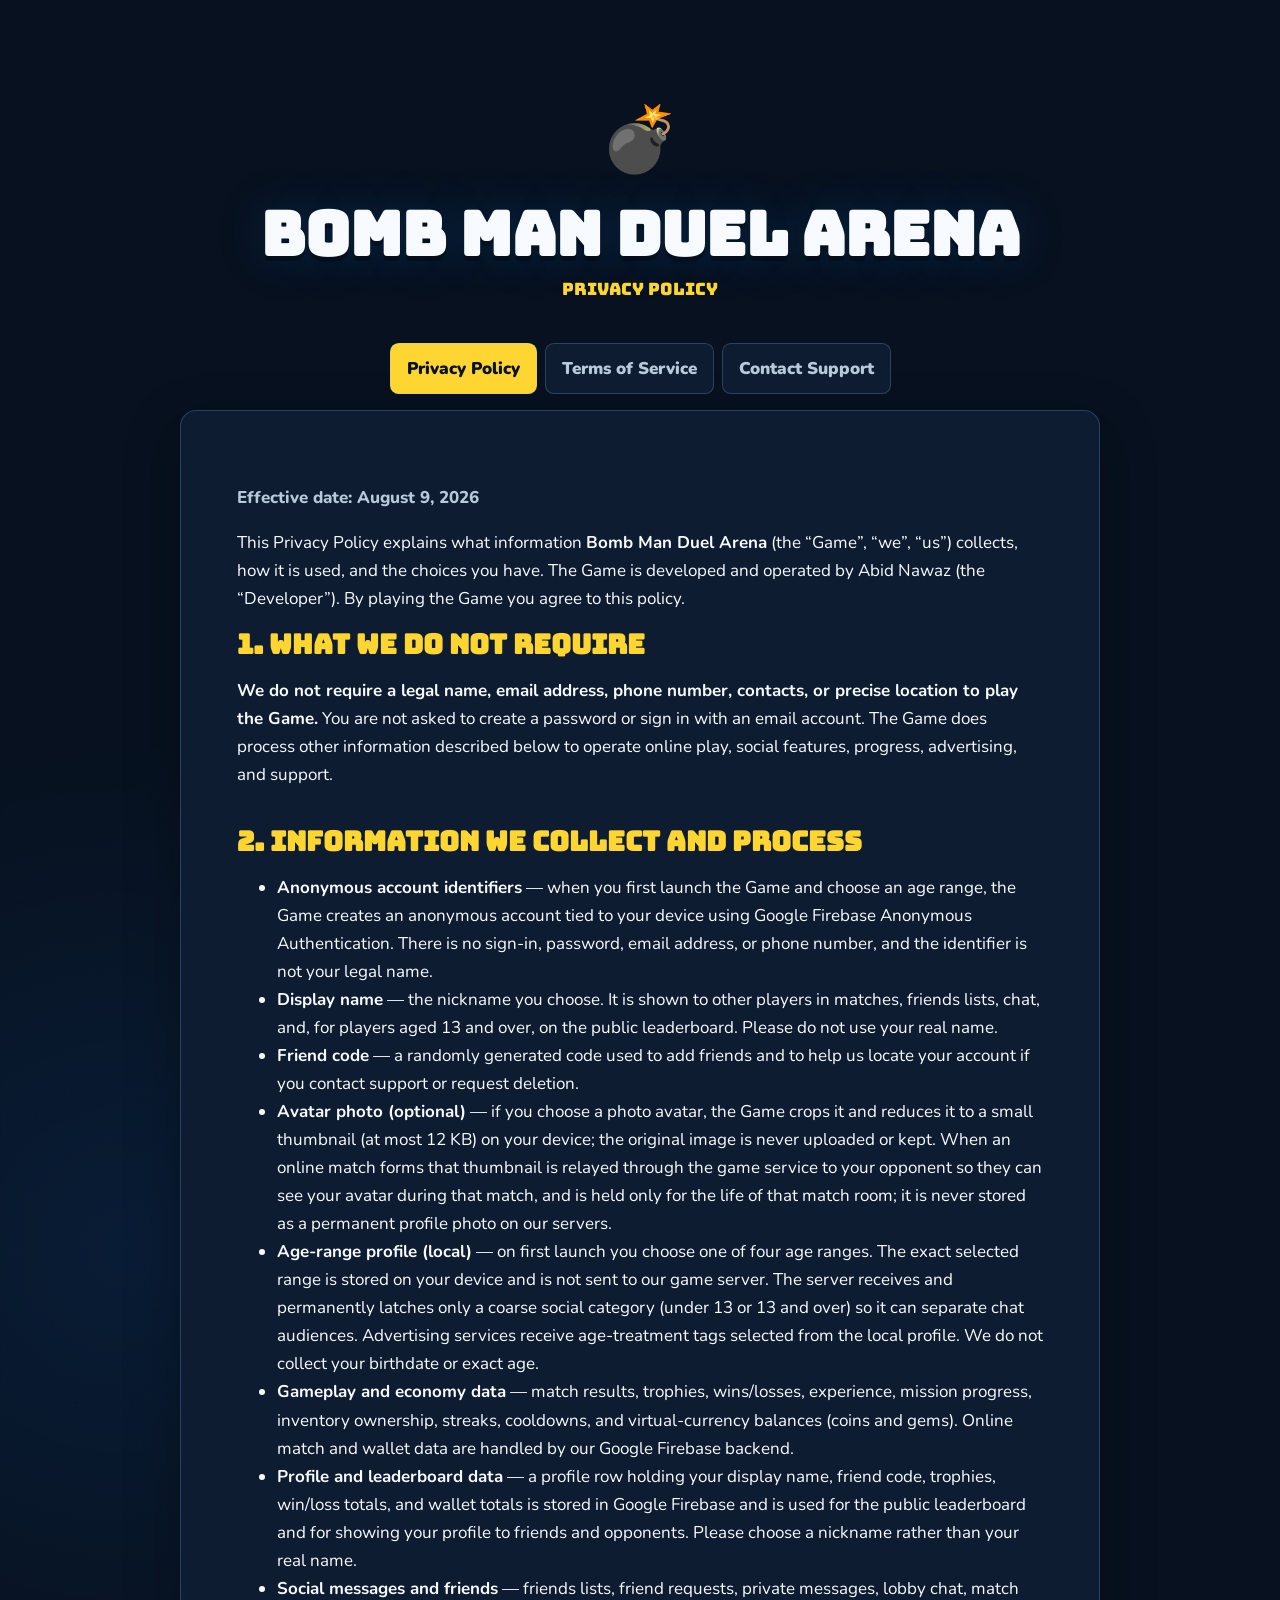
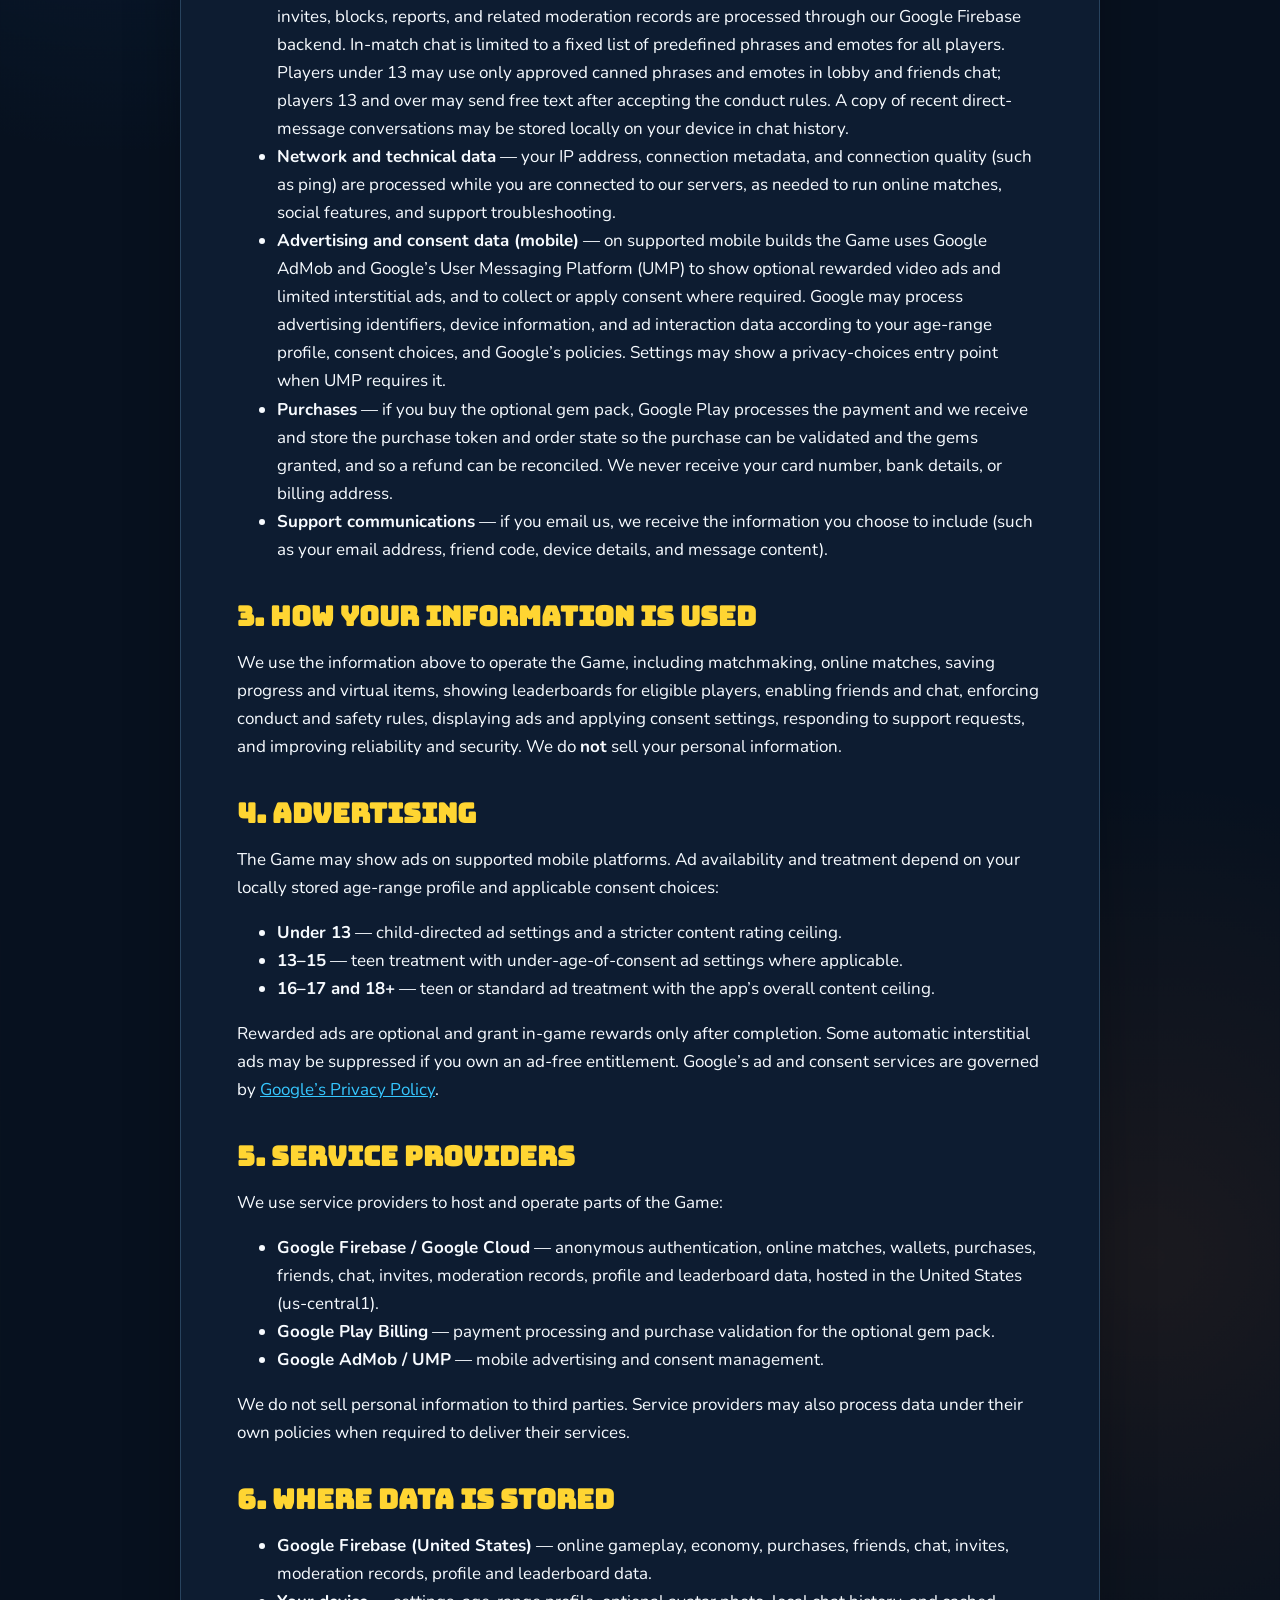
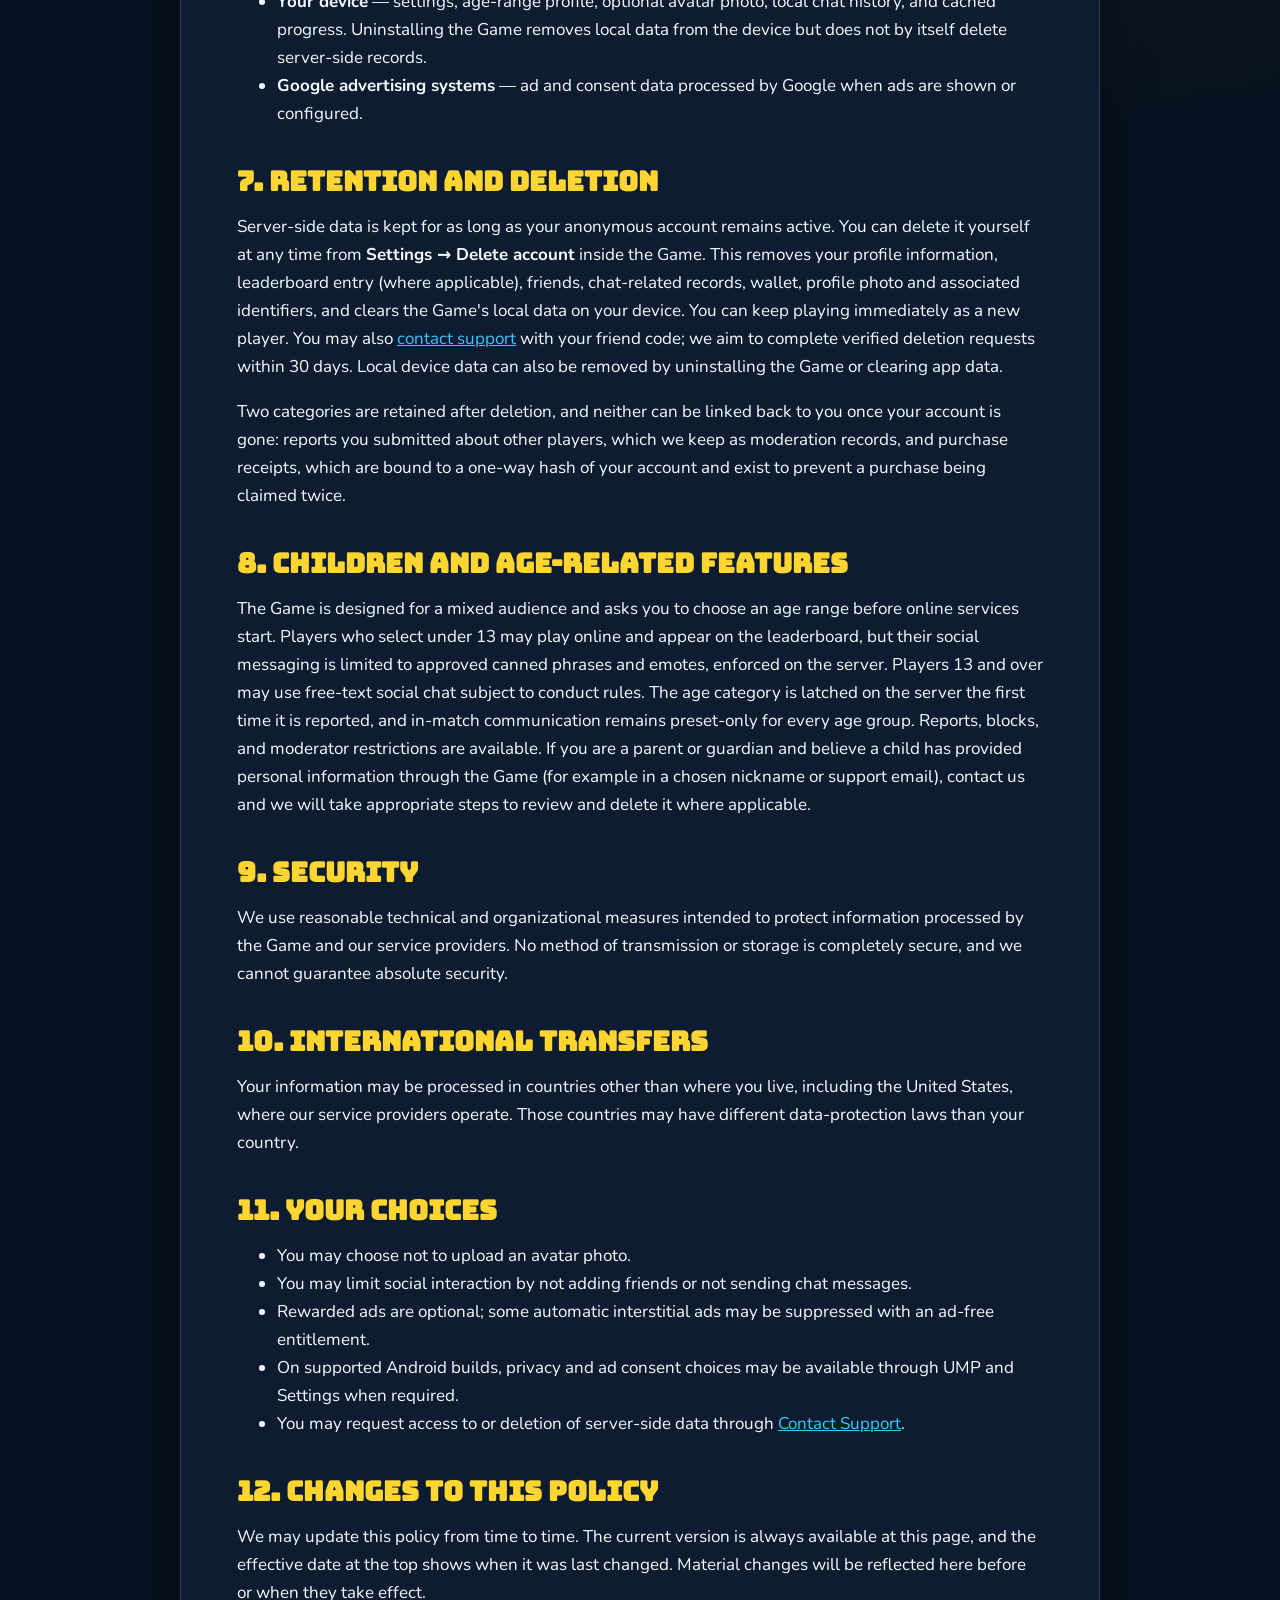
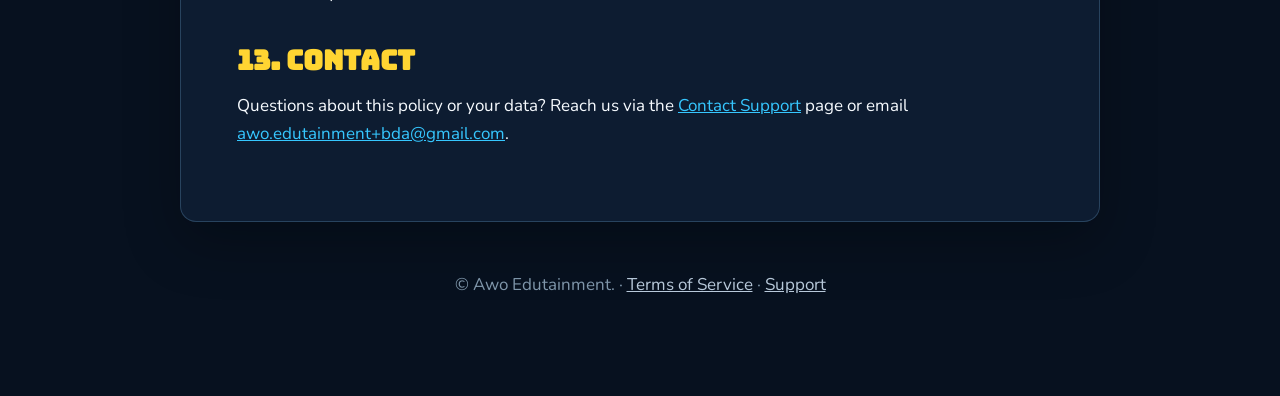
<file: privacy-policy.html>
<!DOCTYPE html>
<html lang="en">
<head>
<meta charset="utf-8">
<meta name="viewport" content="width=device-width, initial-scale=1">
<title>Privacy Policy — Bomb Man Duel Arena</title>
<link rel="canonical" href="https://awahab07.github.io/bomb-duel-arena-public/privacy-policy">
<link rel="stylesheet" href="style.css">
<link rel="icon" href="data:image/svg+xml,<svg xmlns=%22http://www.w3.org/2000/svg%22 viewBox=%220 0 100 100%22><text y=%22.9em%22 font-size=%2290%22>💣</text></svg>">
</head>
<body>
<div class="wrap">
<header>
  <div class="logo">💣</div>
  <h1>Bomb Man Duel Arena</h1>
  <div class="subtitle">Privacy Policy</div>
</header>
<nav>
  <a class="active" href="privacy-policy.html">Privacy Policy</a>
  <a href="terms-of-service.html">Terms of Service</a>
  <a href="support.html">Contact Support</a>
</nav>
<main>
  <p class="updated">Effective date: August 9, 2026</p>

  <p>This Privacy Policy explains what information <strong>Bomb Man Duel Arena</strong>
  (the “Game”, “we”, “us”) collects, how it is used, and the choices you have.
  The Game is developed and operated by Abid Nawaz (the “Developer”). By playing
  the Game you agree to this policy.</p>

  <h2>1. What we do not require</h2>
  <p><strong>We do not require a legal name, email address, phone number,
  contacts, or precise location to play the Game.</strong> You are not asked to
  create a password or sign in with an email account. The Game does process
  other information described below to operate online play, social features,
  progress, advertising, and support.</p>

  <h2>2. Information we collect and process</h2>
  <ul>
    <li><strong>Anonymous account identifiers</strong> — when you first launch
    the Game and choose an age range, the Game creates an anonymous account
    tied to your device using Google Firebase Anonymous Authentication. There is
    no sign-in, password, email address, or phone number, and the identifier is
    not your legal name.</li>
    <li><strong>Display name</strong> — the nickname you choose. It is shown to
    other players in matches, friends lists, chat, and, for players aged 13 and
    over, on the public leaderboard. Please do not use your real name.</li>
    <li><strong>Friend code</strong> — a randomly generated code used to add
    friends and to help us locate your account if you contact support or request
    deletion.</li>
    <li><strong>Avatar photo (optional)</strong> — if you choose a photo avatar,
    the Game crops it and reduces it to a small thumbnail (at most 12&nbsp;KB)
    on your device; the original image is never uploaded or kept. When an
    online match forms that thumbnail is relayed through the game service to
    your opponent so they can see your avatar during that match, and is held
    only for the life of that match room; it is never stored as a permanent
    profile photo on our servers.</li>
    <li><strong>Age-range profile (local)</strong> — on first launch you choose
    one of four age ranges. The exact selected range is stored on your device
    and is not sent to our game server. The server receives and permanently
    latches only a coarse social category (under 13 or 13 and over) so it can
    separate chat audiences. Advertising services receive age-treatment tags
    selected from the local profile. We do not collect your birthdate or exact
    age.</li>
    <li><strong>Gameplay and economy data</strong> — match results, trophies,
    wins/losses, experience, mission progress, inventory ownership, streaks,
    cooldowns, and virtual-currency balances (coins and gems). Online match and
    wallet data are handled by our Google Firebase backend.</li>
    <li><strong>Profile and leaderboard data</strong> — a profile row holding
    your display name, friend code, trophies, win/loss totals, and wallet
    totals is stored in Google Firebase and is used for the public leaderboard
    and for showing your profile to friends and opponents. Please choose a
    nickname rather than your real name.</li>
    <li><strong>Social messages and friends</strong> — friends lists, friend
    requests, private messages, lobby chat, match invites, blocks, reports, and
    related moderation records are processed through our Google Firebase
    backend.
    In-match chat is limited to a fixed list of predefined phrases and emotes
    for all players. Players under 13 may use only approved canned phrases and
    emotes in lobby and friends chat; players 13 and over may send free text
    after accepting the conduct rules. A copy of recent direct-message
    conversations may be stored locally on your device in chat history.</li>
    <li><strong>Network and technical data</strong> — your IP address, connection
    metadata, and connection quality (such as ping) are processed while you
    are connected to our servers, as needed to run online matches, social
    features, and support troubleshooting.</li>
    <li><strong>Advertising and consent data (mobile)</strong> — on supported
    mobile builds the Game uses Google AdMob and Google’s User Messaging
    Platform (UMP) to show optional rewarded video ads and limited interstitial
    ads, and to collect or apply consent where required. Google may process
    advertising identifiers, device information, and ad interaction data
    according to your age-range profile, consent choices, and Google’s policies.
    Settings may show a privacy-choices entry point when UMP requires it.</li>
    <li><strong>Purchases</strong> — if you buy the optional gem pack, Google
    Play processes the payment and we receive and store the purchase token and
    order state so the purchase can be validated and the gems granted, and so a
    refund can be reconciled. We never receive your card number, bank details,
    or billing address.</li>
    <li><strong>Support communications</strong> — if you email us, we receive
    the information you choose to include (such as your email address, friend
    code, device details, and message content).</li>
  </ul>

  <h2>3. How your information is used</h2>
  <p>We use the information above to operate the Game, including matchmaking,
  online matches, saving progress and virtual items, showing leaderboards for
  eligible players, enabling friends and chat, enforcing conduct and safety
  rules, displaying ads and applying consent settings, responding to support
  requests, and improving reliability and security. We do <strong>not</strong>
  sell your personal information.</p>

  <h2>4. Advertising</h2>
  <p>The Game may show ads on supported mobile platforms. Ad availability and
  treatment depend on your locally stored age-range profile and applicable
  consent choices:</p>
  <ul>
    <li><strong>Under 13</strong> — child-directed ad settings and a stricter
    content rating ceiling.</li>
    <li><strong>13–15</strong> — teen treatment with under-age-of-consent ad
    settings where applicable.</li>
    <li><strong>16–17 and 18+</strong> — teen or standard ad treatment with the
    app’s overall content ceiling.</li>
  </ul>
  <p>Rewarded ads are optional and grant in-game rewards only after completion.
  Some automatic interstitial ads may be suppressed if you own an ad-free
  entitlement. Google’s ad and consent services are governed by
  <a href="https://policies.google.com/privacy" rel="noopener">Google’s Privacy
  Policy</a>.</p>

  <h2>5. Service providers</h2>
  <p>We use service providers to host and operate parts of the Game:</p>
  <ul>
    <li><strong>Google Firebase / Google Cloud</strong> — anonymous
    authentication, online matches, wallets, purchases, friends, chat, invites,
    moderation records, profile and leaderboard data, hosted in the United
    States (us-central1).</li>
    <li><strong>Google Play Billing</strong> — payment processing and purchase
    validation for the optional gem pack.</li>
    <li><strong>Google AdMob / UMP</strong> — mobile advertising and consent
    management.</li>
  </ul>
  <p>We do not sell personal information to third parties. Service providers may
  also process data under their own policies when required to deliver their
  services.</p>

  <h2>6. Where data is stored</h2>
  <ul>
    <li><strong>Google Firebase (United States)</strong> — online gameplay,
    economy, purchases, friends, chat, invites, moderation records, profile and
    leaderboard data.</li>
    <li><strong>Your device</strong> — settings, age-range profile, optional
    avatar photo, local chat history, and cached progress. Uninstalling the
    Game removes local data from the device but does not by itself delete
    server-side records.</li>
    <li><strong>Google advertising systems</strong> — ad and consent data
    processed by Google when ads are shown or configured.</li>
  </ul>

  <h2>7. Retention and deletion</h2>
  <p>Server-side data is kept for as long as your anonymous account remains
  active. You can delete it yourself at any time from
  <strong>Settings &rarr; Delete account</strong> inside the Game. This removes
  your profile information, leaderboard entry (where applicable), friends,
  chat-related records, wallet, profile photo and associated identifiers, and
  clears the Game's local data on your device. You can keep playing
  immediately as a new player. You may also
  <a href="support.html">contact support</a> with your friend code; we aim to
  complete verified deletion requests within 30 days. Local device data can
  also be removed by uninstalling the Game or clearing app data.</p>
  <p>Two categories are retained after deletion, and neither can be linked
  back to you once your account is gone: reports you submitted about other
  players, which we keep as moderation records, and purchase receipts, which
  are bound to a one-way hash of your account and exist to prevent a purchase
  being claimed twice.</p>

  <h2>8. Children and age-related features</h2>
  <p>The Game is designed for a mixed audience and asks you to choose an age
  range before online services start. Players who select under 13 may play
  online and appear on the leaderboard, but their social messaging is limited to
  approved canned phrases and emotes, enforced on the server. Players 13 and
  over may use free-text social chat subject to conduct rules. The age category
  is latched on the server the first time it is reported, and
  in-match communication remains preset-only for every age group. Reports,
  blocks, and moderator restrictions are available. If you are a parent or
  guardian and believe a child has provided personal information through the
  Game (for example in a chosen nickname or support email), contact us and we
  will take appropriate steps to review and delete it where applicable.</p>

  <h2>9. Security</h2>
  <p>We use reasonable technical and organizational measures intended to protect
  information processed by the Game and our service providers. No method of
  transmission or storage is completely secure, and we cannot guarantee absolute
  security.</p>

  <h2>10. International transfers</h2>
  <p>Your information may be processed in countries other than where you live,
  including the United States, where our service providers operate. Those countries may have different data-protection laws than your
  country.</p>

  <h2>11. Your choices</h2>
  <ul>
    <li>You may choose not to upload an avatar photo.</li>
    <li>You may limit social interaction by not adding friends or not sending
    chat messages.</li>
    <li>Rewarded ads are optional; some automatic interstitial ads may be
    suppressed with an ad-free entitlement.</li>
    <li>On supported Android builds, privacy and ad consent choices may be
    available through UMP and Settings when required.</li>
    <li>You may request access to or deletion of server-side data through
    <a href="support.html">Contact Support</a>.</li>
  </ul>

  <h2>12. Changes to this policy</h2>
  <p>We may update this policy from time to time. The current version is always
  available at this page, and the effective date at the top shows when it was
  last changed. Material changes will be reflected here before or when they
  take effect.</p>

  <h2>13. Contact</h2>
  <p>Questions about this policy or your data? Reach us via the
  <a href="support.html">Contact Support</a> page or email
  <a href="mailto:awo.edutainment+bda@gmail.com">awo.edutainment+bda@gmail.com</a>.</p>
</main>
<footer>
  <p>© Awo Edutainment. · <a href="terms-of-service.html">Terms of Service</a> ·
  <a href="support.html">Support</a></p>
</footer>
</div>
</body>
</html>
</file>
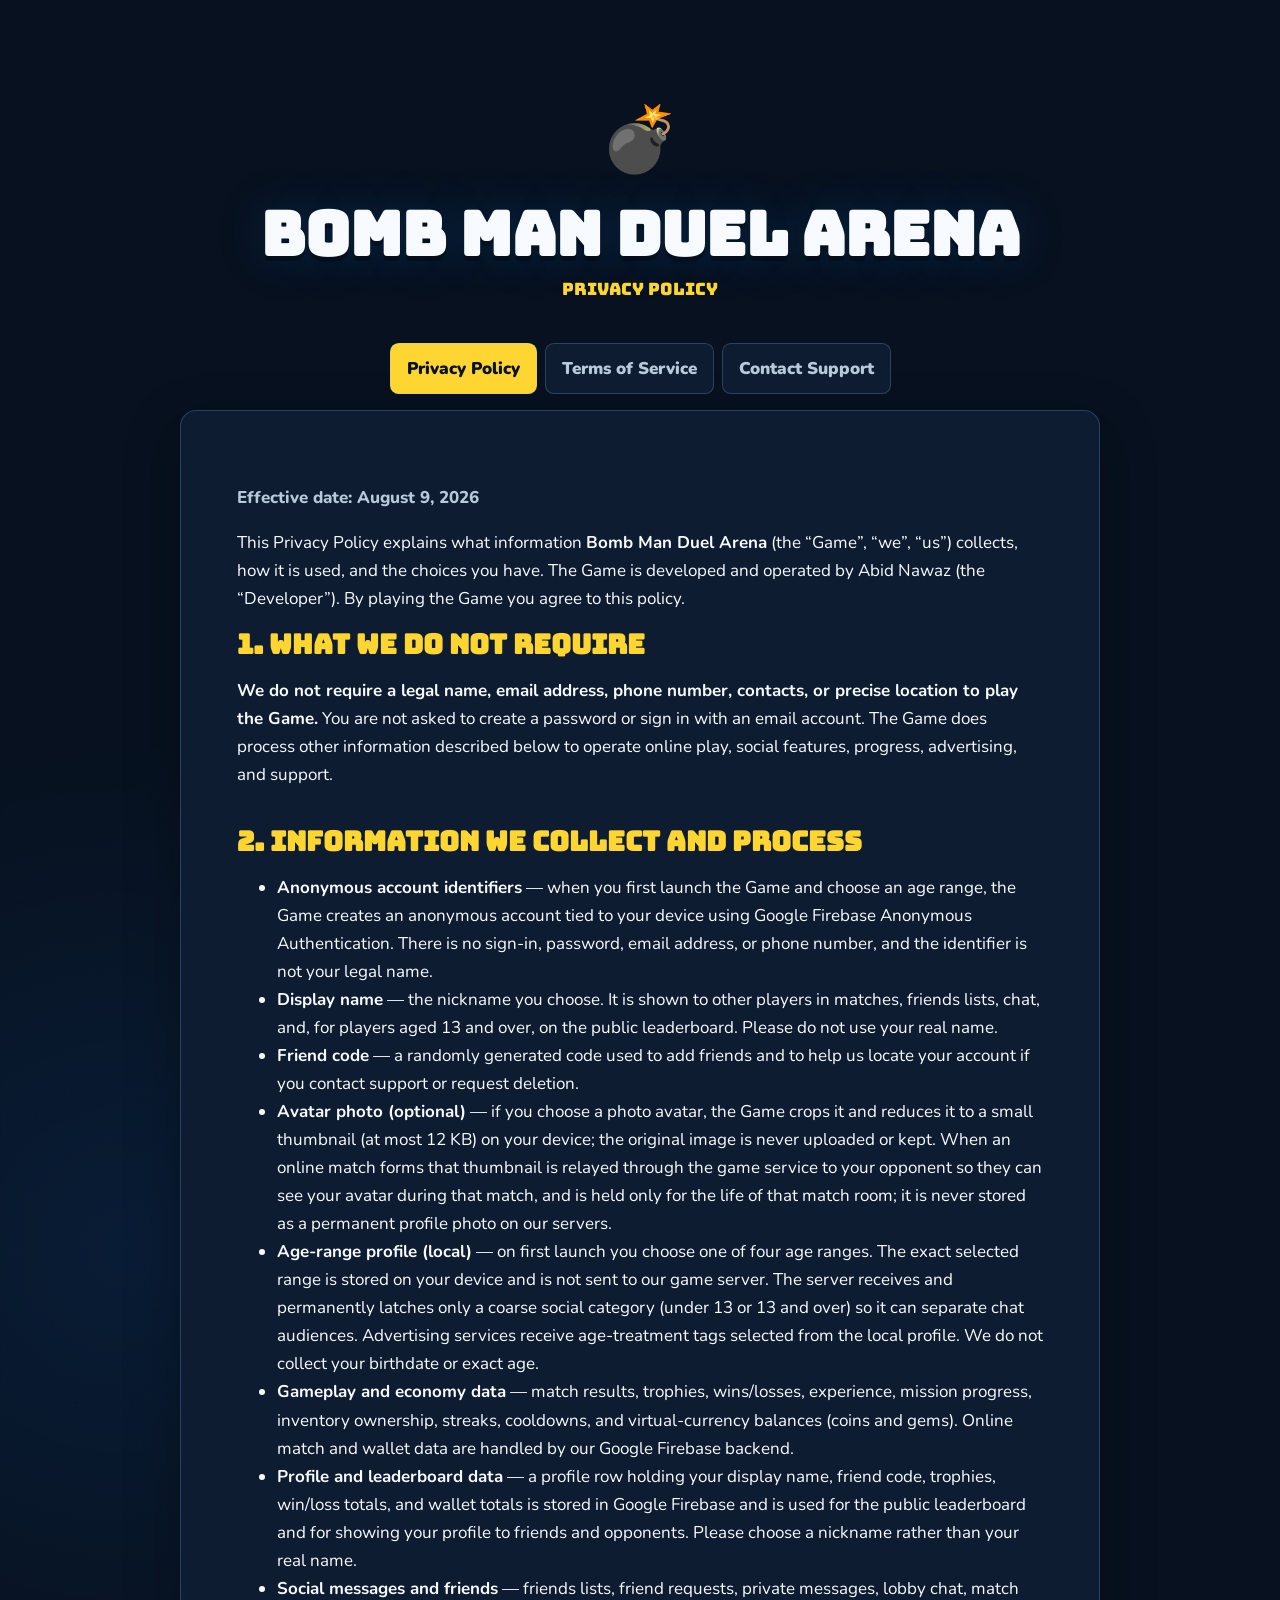
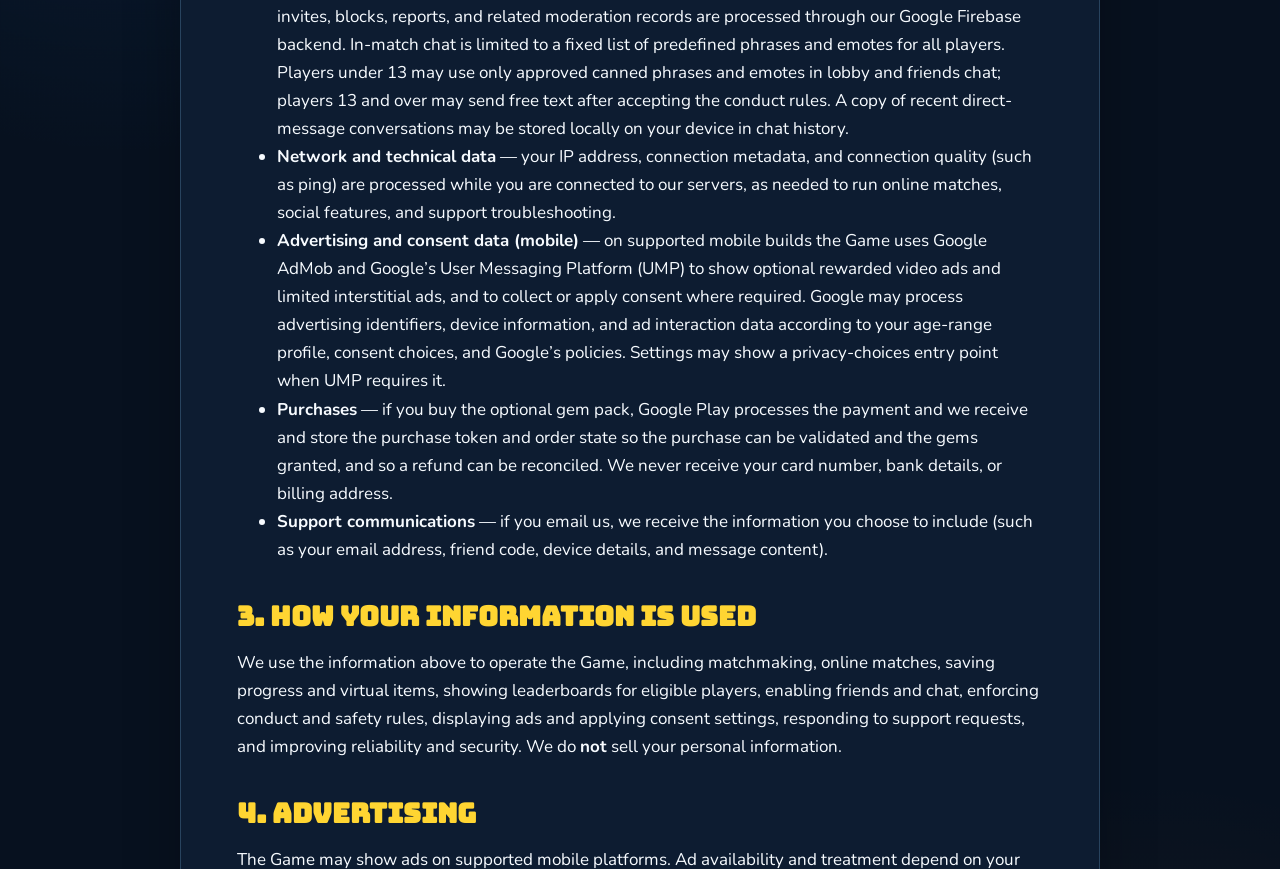
<file: privacy.html>
<!DOCTYPE html>
<html lang="en">
<head>
<meta charset="utf-8">
<meta name="viewport" content="width=device-width, initial-scale=1">
<meta http-equiv="refresh" content="0; url=privacy-policy.html">
<link rel="canonical" href="https://awahab07.github.io/bomb-duel-arena-public/privacy-policy">
<title>Privacy Policy — Bomb Man Duel Arena</title>
</head>
<body>
<p>Opening the <a href="privacy-policy.html">Bomb Man Duel Arena Privacy Policy</a>.</p>
</body>
</html>
</file>
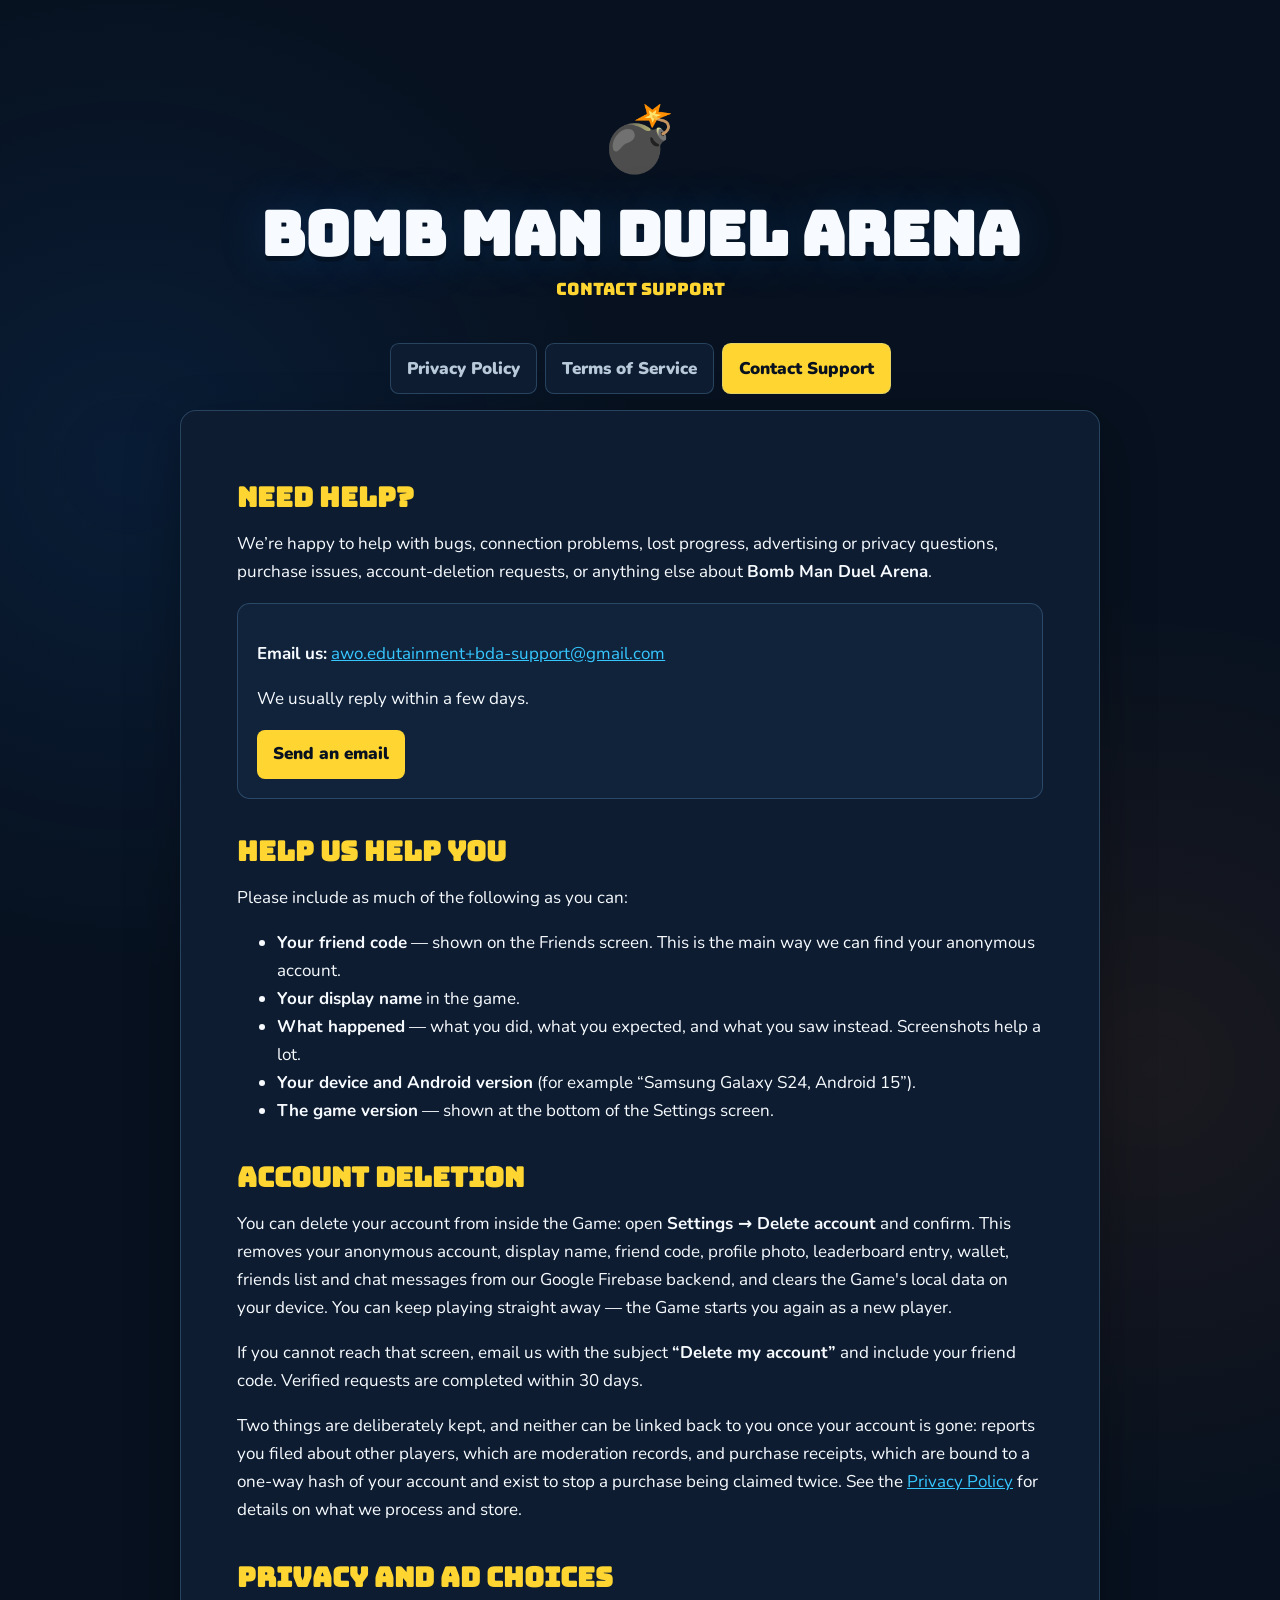
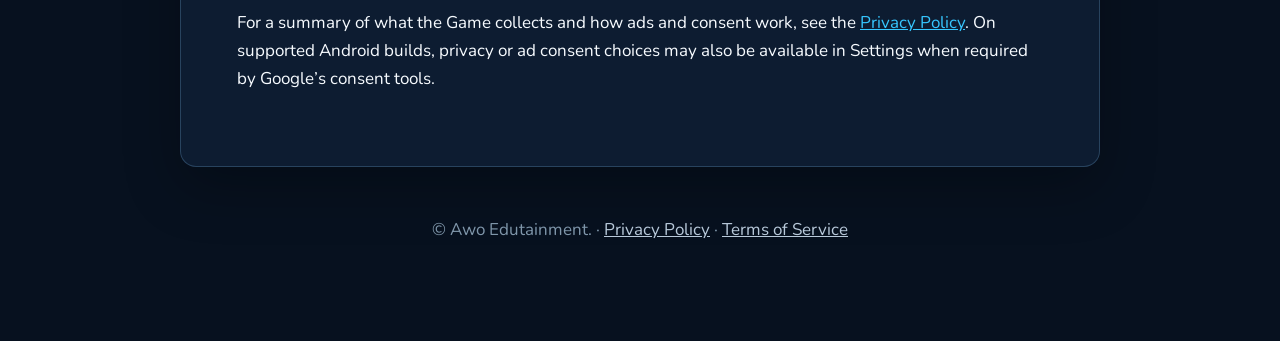
<file: support.html>
<!DOCTYPE html>
<html lang="en">
<head>
<meta charset="utf-8">
<meta name="viewport" content="width=device-width, initial-scale=1">
<title>Contact Support — Bomb Man Duel Arena</title>
<link rel="canonical" href="https://awahab07.github.io/bomb-duel-arena-public/support">
<link rel="stylesheet" href="style.css">
<link rel="icon" href="data:image/svg+xml,<svg xmlns=%22http://www.w3.org/2000/svg%22 viewBox=%220 0 100 100%22><text y=%22.9em%22 font-size=%2290%22>💣</text></svg>">
</head>
<body>
<div class="wrap">
<header>
  <div class="logo">💣</div>
  <h1>Bomb Man Duel Arena</h1>
  <div class="subtitle">Contact Support</div>
</header>
<nav>
  <a href="privacy-policy.html">Privacy Policy</a>
  <a href="terms-of-service.html">Terms of Service</a>
  <a class="active" href="support.html">Contact Support</a>
</nav>
<main>
  <h2>Need help?</h2>
  <p>We’re happy to help with bugs, connection problems, lost progress,
  advertising or privacy questions, purchase issues, account-deletion requests,
  or anything else about <strong>Bomb Man Duel Arena</strong>.</p>

  <div class="card">
    <p><strong>Email us:</strong>
    <a href="mailto:awo.edutainment+bda-support@gmail.com?subject=Bomb%20Duel%20Arena%20Support">awo.edutainment+bda-support@gmail.com</a></p>
    <p>We usually reply within a few days.</p>
    <a class="btn" href="mailto:awo.edutainment+bda-support@gmail.com?subject=Bomb%20Duel%20Arena%20Support">Send an email</a>
  </div>

  <h2>Help us help you</h2>
  <p>Please include as much of the following as you can:</p>
  <ul>
    <li><strong>Your friend code</strong> — shown on the Friends screen. This
    is the main way we can find your anonymous account.</li>
    <li><strong>Your display name</strong> in the game.</li>
    <li><strong>What happened</strong> — what you did, what you expected, and
    what you saw instead. Screenshots help a lot.</li>
    <li><strong>Your device and Android version</strong> (for example
    “Samsung Galaxy S24, Android 15”).</li>
    <li><strong>The game version</strong> — shown at the bottom of the
    Settings screen.</li>
  </ul>

  <h2>Account deletion</h2>
  <p>You can delete your account from inside the Game: open
  <strong>Settings → Delete account</strong> and confirm. This removes your
  anonymous account, display name, friend code, profile photo, leaderboard
  entry, wallet, friends list and chat messages from our Google Firebase
  backend, and clears the Game's local data on your device. You can keep
  playing straight away — the Game starts you again as a new player.</p>
  <p>If you cannot reach that screen, email us with the subject
  <strong>“Delete my account”</strong> and include your friend code. Verified
  requests are completed within 30 days.</p>
  <p>Two things are deliberately kept, and neither can be linked back to you
  once your account is gone: reports you filed about other players, which are
  moderation records, and purchase receipts, which are bound to a one-way
  hash of your account and exist to stop a purchase being claimed twice. See
  the <a href="privacy-policy.html">Privacy Policy</a> for details on what we
  process and store.</p>

  <h2>Privacy and ad choices</h2>
  <p>For a summary of what the Game collects and how ads and consent work, see
  the <a href="privacy-policy.html">Privacy Policy</a>. On supported Android builds,
  privacy or ad consent choices may also be available in Settings when required
  by Google’s consent tools.</p>
</main>
<footer>
  <p>© Awo Edutainment. · <a href="privacy-policy.html">Privacy Policy</a> ·
  <a href="terms-of-service.html">Terms of Service</a></p>
</footer>
</div>
</body>
</html>
</file>
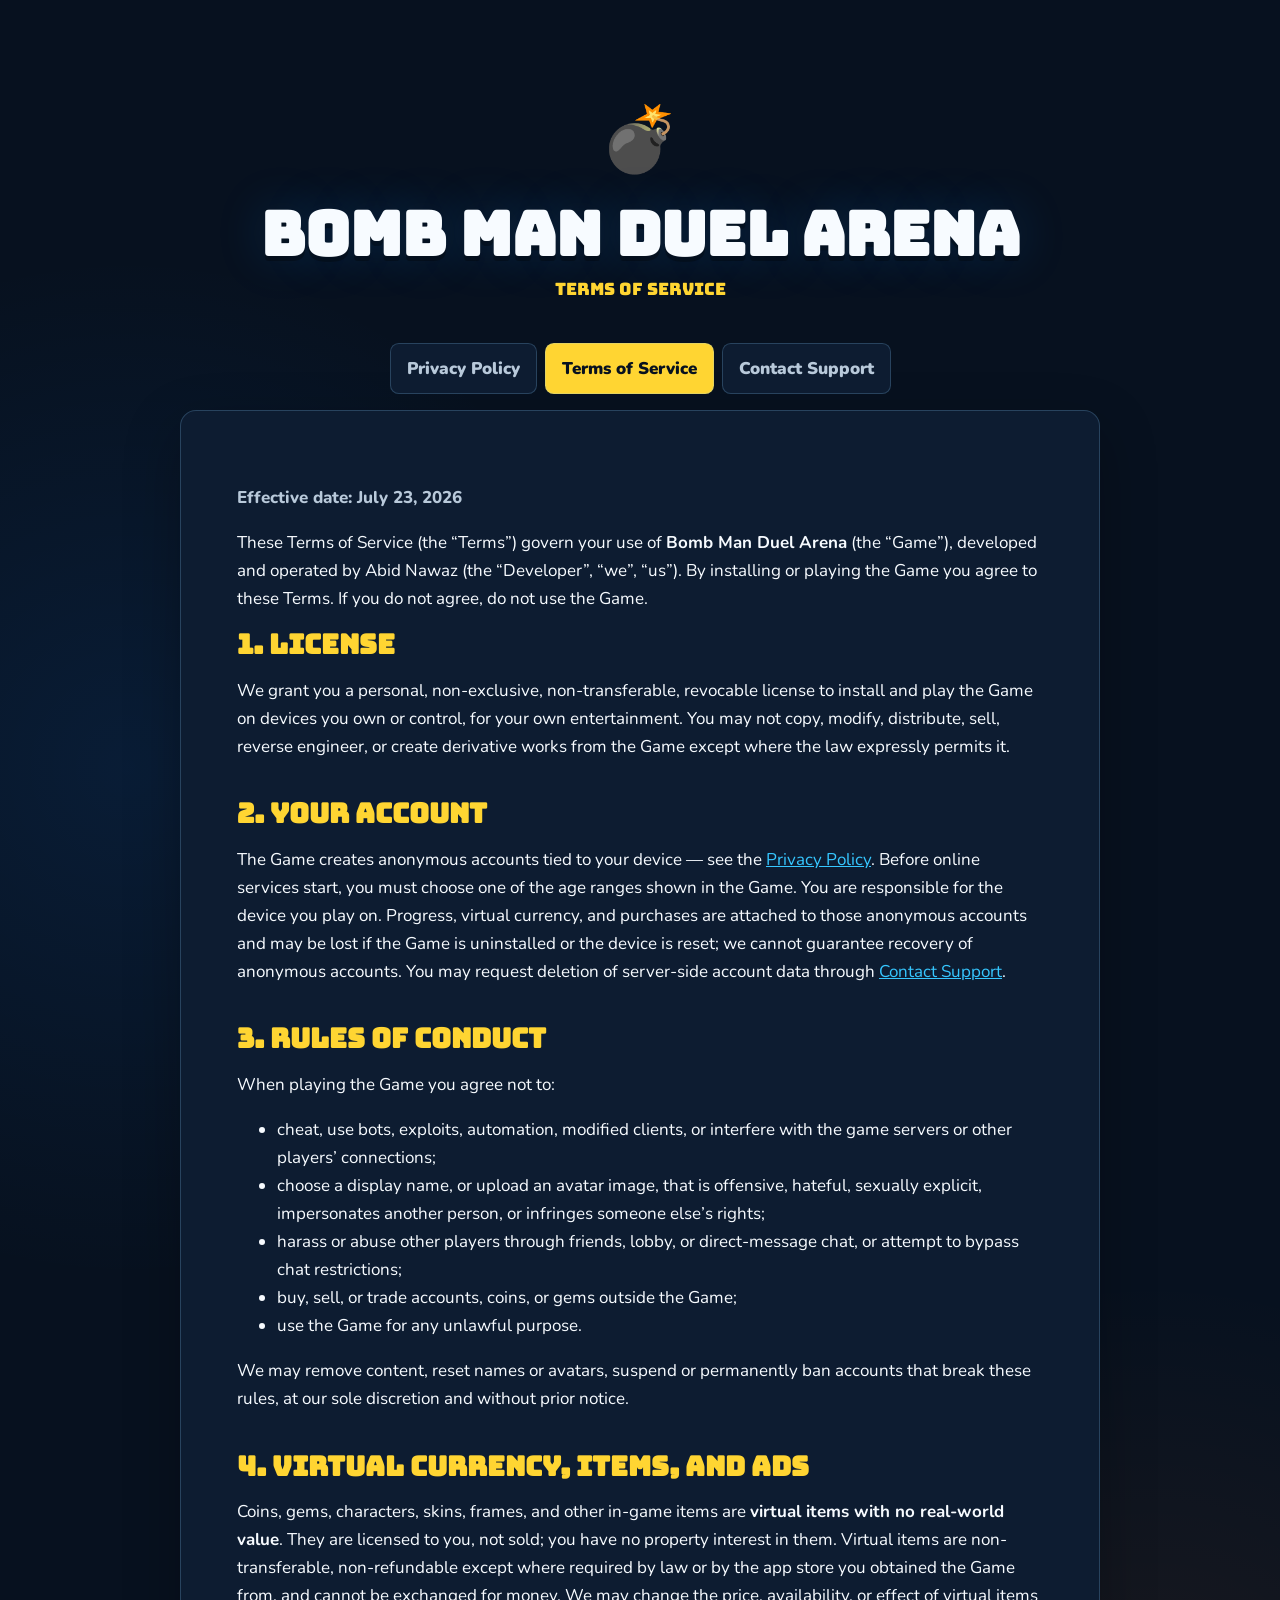
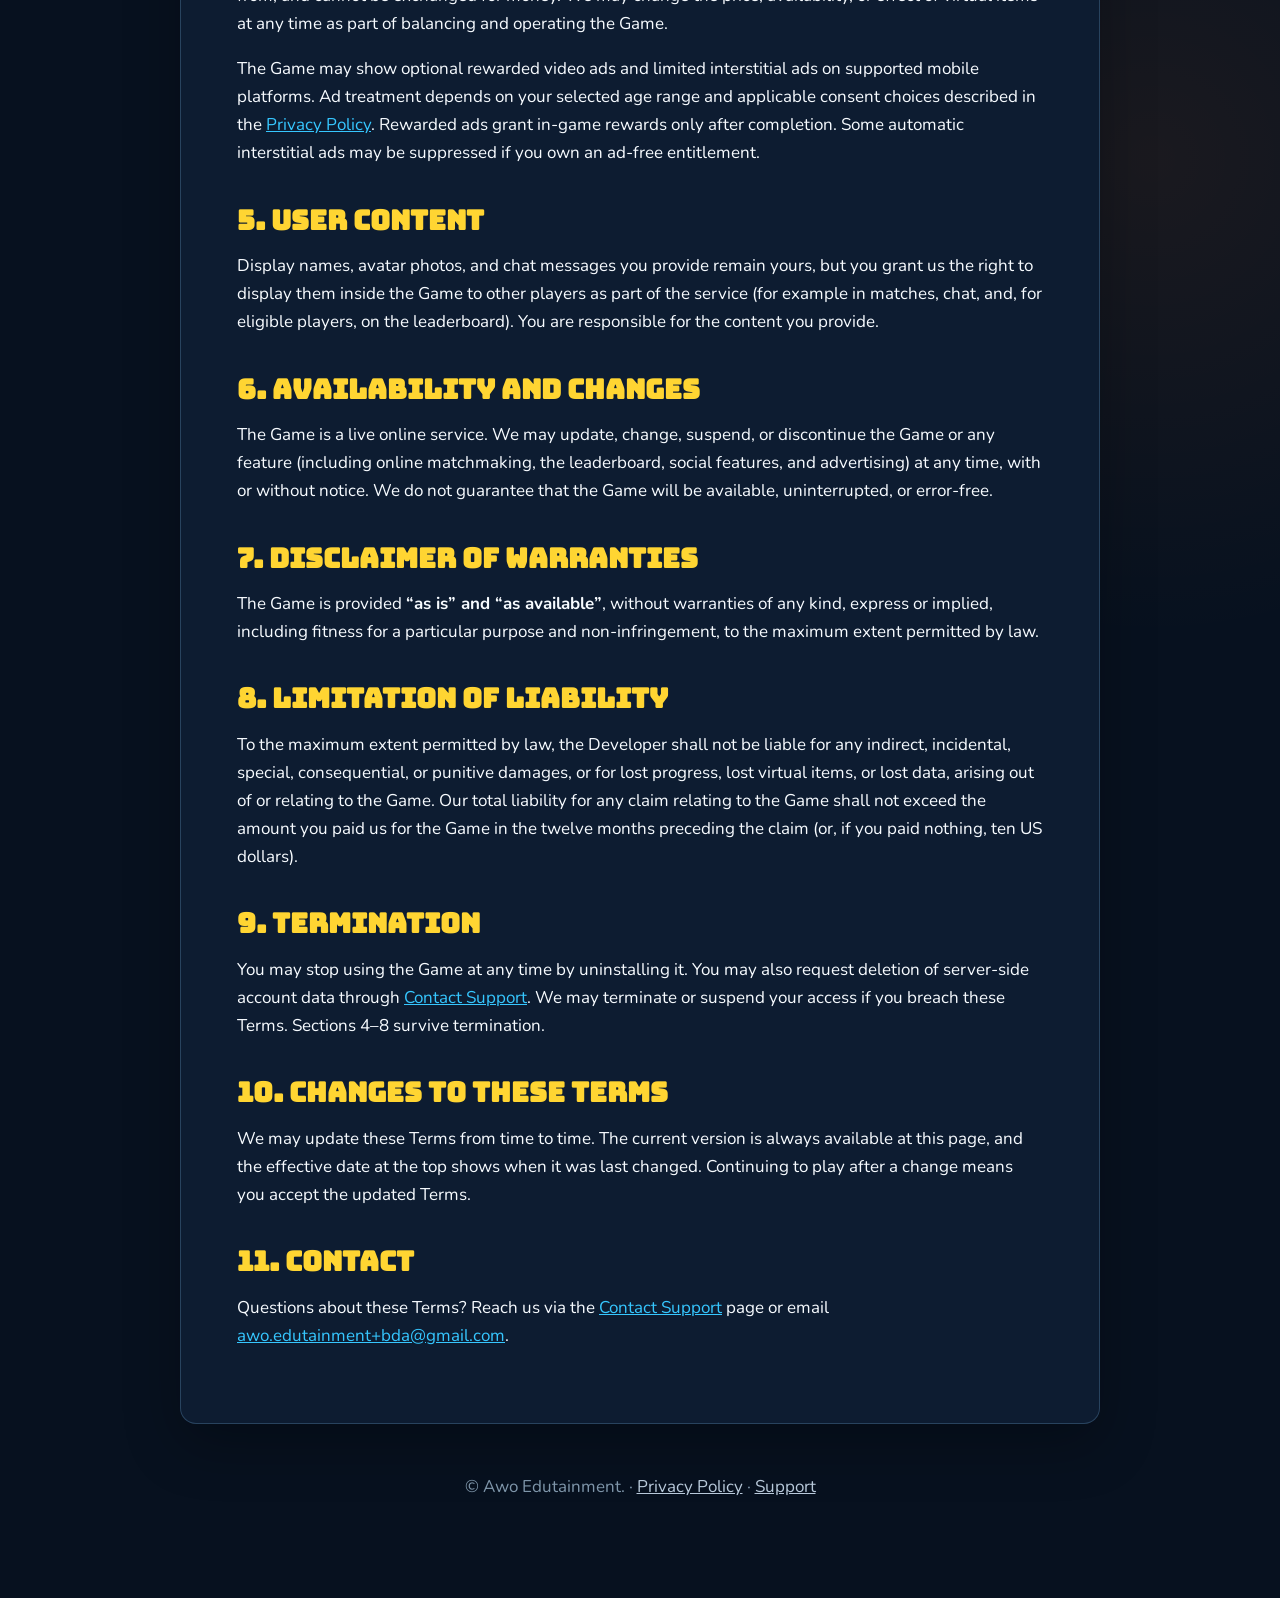
<file: terms-of-service.html>
<!DOCTYPE html>
<html lang="en">
<head>
<meta charset="utf-8">
<meta name="viewport" content="width=device-width, initial-scale=1">
<title>Terms of Service — Bomb Man Duel Arena</title>
<link rel="canonical" href="https://awahab07.github.io/bomb-duel-arena-public/terms-of-service">
<link rel="stylesheet" href="style.css">
<link rel="icon" href="data:image/svg+xml,<svg xmlns=%22http://www.w3.org/2000/svg%22 viewBox=%220 0 100 100%22><text y=%22.9em%22 font-size=%2290%22>💣</text></svg>">
</head>
<body>
<div class="wrap">
<header>
  <div class="logo">💣</div>
  <h1>Bomb Man Duel Arena</h1>
  <div class="subtitle">Terms of Service</div>
</header>
<nav>
  <a href="privacy-policy.html">Privacy Policy</a>
  <a class="active" href="terms-of-service.html">Terms of Service</a>
  <a href="support.html">Contact Support</a>
</nav>
<main>
  <p class="updated">Effective date: July 23, 2026</p>

  <p>These Terms of Service (the “Terms”) govern your use of
  <strong>Bomb Man Duel Arena</strong> (the “Game”), developed and operated by
  Abid Nawaz (the “Developer”, “we”, “us”). By installing or playing the Game
  you agree to these Terms. If you do not agree, do not use the Game.</p>

  <h2>1. License</h2>
  <p>We grant you a personal, non-exclusive, non-transferable, revocable
  license to install and play the Game on devices you own or control, for your
  own entertainment. You may not copy, modify, distribute, sell, reverse
  engineer, or create derivative works from the Game except where the law
  expressly permits it.</p>

  <h2>2. Your account</h2>
  <p>The Game creates anonymous accounts tied to your device — see the
  <a href="privacy-policy.html">Privacy Policy</a>. Before online services start, you
  must choose one of the age ranges shown in the Game. You are responsible for
  the device you play on. Progress, virtual currency, and purchases are attached
  to those anonymous accounts and may be lost if the Game is uninstalled or the
  device is reset; we cannot guarantee recovery of anonymous accounts. You may
  request deletion of server-side account data through
  <a href="support.html">Contact Support</a>.</p>

  <h2>3. Rules of conduct</h2>
  <p>When playing the Game you agree not to:</p>
  <ul>
    <li>cheat, use bots, exploits, automation, modified clients, or interfere
    with the game servers or other players’ connections;</li>
    <li>choose a display name, or upload an avatar image, that is offensive,
    hateful, sexually explicit, impersonates another person, or infringes
    someone else’s rights;</li>
    <li>harass or abuse other players through friends, lobby, or direct-message
    chat, or attempt to bypass chat restrictions;</li>
    <li>buy, sell, or trade accounts, coins, or gems outside the Game;</li>
    <li>use the Game for any unlawful purpose.</li>
  </ul>
  <p>We may remove content, reset names or avatars, suspend or permanently
  ban accounts that break these rules, at our sole discretion and without
  prior notice.</p>

  <h2>4. Virtual currency, items, and ads</h2>
  <p>Coins, gems, characters, skins, frames, and other in-game items are
  <strong>virtual items with no real-world value</strong>. They are licensed
  to you, not sold; you have no property interest in them. Virtual items are
  non-transferable, non-refundable except where required by law or by the app
  store you obtained the Game from, and cannot be exchanged for money. We may
  change the price, availability, or effect of virtual items at any time as
  part of balancing and operating the Game.</p>
  <p>The Game may show optional rewarded video ads and limited interstitial ads
  on supported mobile platforms. Ad treatment depends on your selected age
  range and applicable consent choices described in the
  <a href="privacy-policy.html">Privacy Policy</a>. Rewarded ads grant in-game rewards
  only after completion. Some automatic interstitial ads may be suppressed if
  you own an ad-free entitlement.</p>

  <h2>5. User content</h2>
  <p>Display names, avatar photos, and chat messages you provide remain yours,
  but you grant us the right to display them inside the Game to other players
  as part of the service (for example in matches, chat, and, for eligible
  players, on the leaderboard). You are responsible for the content you
  provide.</p>

  <h2>6. Availability and changes</h2>
  <p>The Game is a live online service. We may update, change, suspend, or
  discontinue the Game or any feature (including online matchmaking, the
  leaderboard, social features, and advertising) at any time, with or without
  notice. We do not guarantee that the Game will be available, uninterrupted, or
  error-free.</p>

  <h2>7. Disclaimer of warranties</h2>
  <p>The Game is provided <strong>“as is” and “as available”</strong>, without
  warranties of any kind, express or implied, including fitness for a
  particular purpose and non-infringement, to the maximum extent permitted by
  law.</p>

  <h2>8. Limitation of liability</h2>
  <p>To the maximum extent permitted by law, the Developer shall not be liable
  for any indirect, incidental, special, consequential, or punitive damages,
  or for lost progress, lost virtual items, or lost data, arising out of or
  relating to the Game. Our total liability for any claim relating to the Game
  shall not exceed the amount you paid us for the Game in the twelve months
  preceding the claim (or, if you paid nothing, ten US dollars).</p>

  <h2>9. Termination</h2>
  <p>You may stop using the Game at any time by uninstalling it. You may also
  request deletion of server-side account data through
  <a href="support.html">Contact Support</a>. We may terminate or suspend your
  access if you breach these Terms. Sections 4–8 survive termination.</p>

  <h2>10. Changes to these Terms</h2>
  <p>We may update these Terms from time to time. The current version is
  always available at this page, and the effective date at the top shows when
  it was last changed. Continuing to play after a change means you accept the
  updated Terms.</p>

  <h2>11. Contact</h2>
  <p>Questions about these Terms? Reach us via the
  <a href="support.html">Contact Support</a> page or email
  <a href="mailto:awo.edutainment+bda@gmail.com">awo.edutainment+bda@gmail.com</a>.</p>
</main>
<footer>
  <p>© Awo Edutainment. · <a href="privacy-policy.html">Privacy Policy</a> ·
  <a href="support.html">Support</a></p>
</footer>
</div>
</body>
</html>
</file>
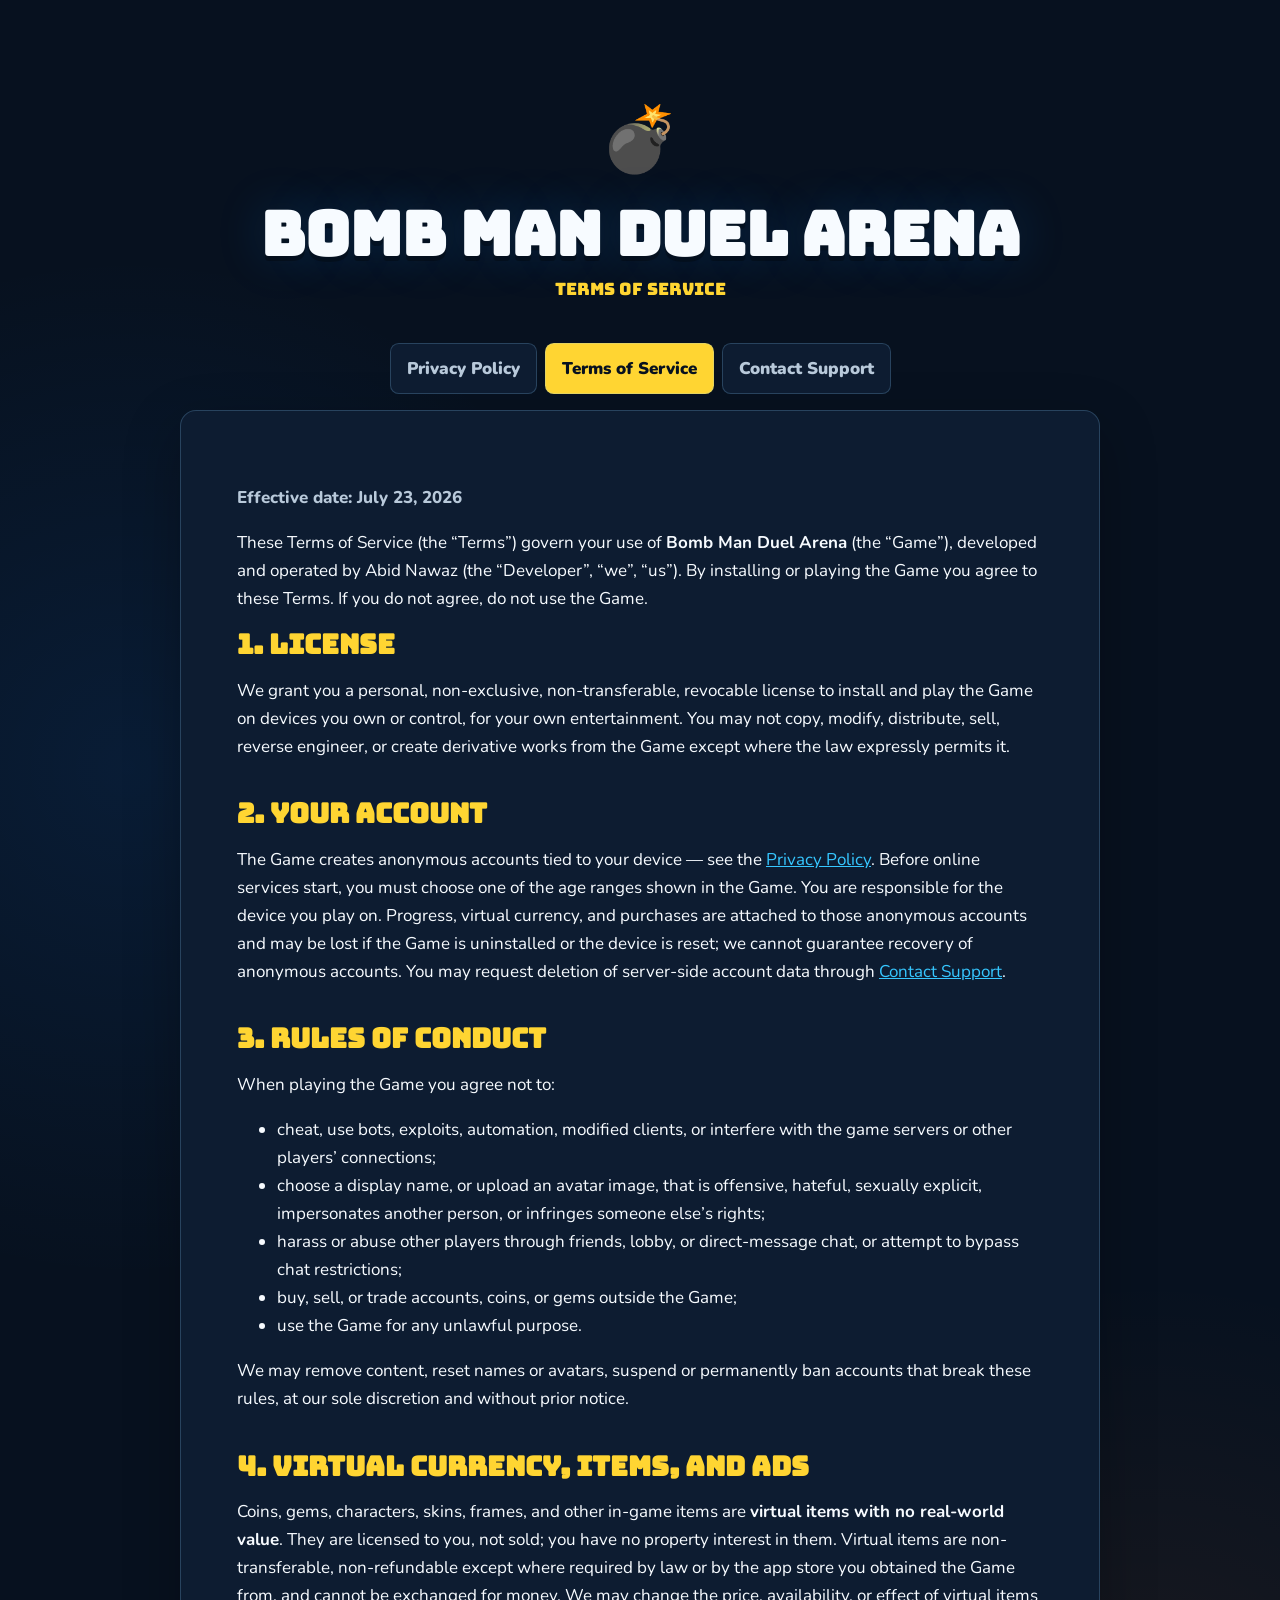
<file: terms.html>
<!DOCTYPE html>
<html lang="en">
<head>
<meta charset="utf-8">
<meta name="viewport" content="width=device-width, initial-scale=1">
<meta http-equiv="refresh" content="0; url=terms-of-service.html">
<link rel="canonical" href="https://awahab07.github.io/bomb-duel-arena-public/terms-of-service">
<title>Terms of Service — Bomb Man Duel Arena</title>
</head>
<body>
<p>Opening the <a href="terms-of-service.html">Bomb Man Duel Arena Terms of Service</a>.</p>
</body>
</html>
</file>
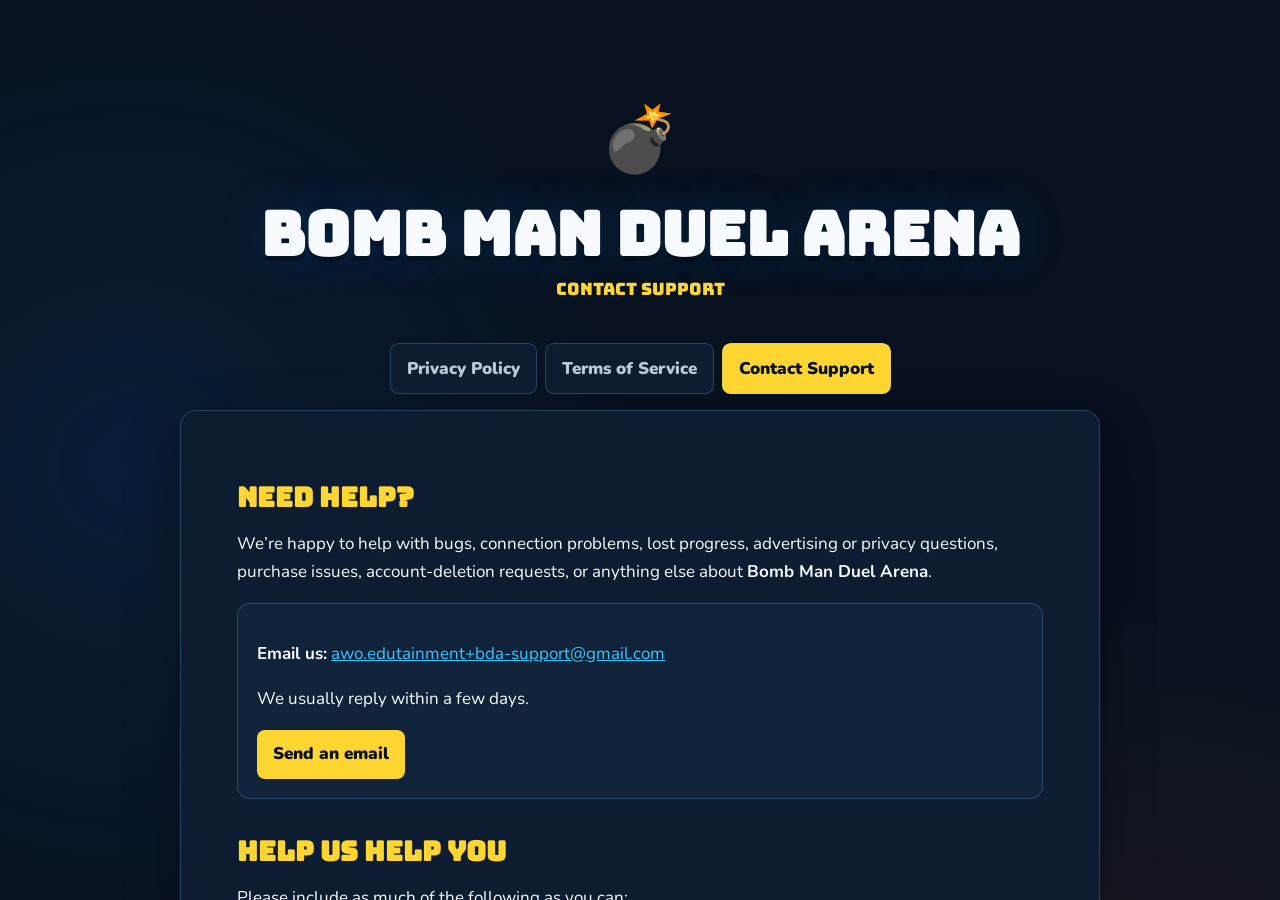
<file: support/contact.html>
<!DOCTYPE html>
<html lang="en">
<head>
<meta charset="utf-8">
<meta http-equiv="refresh" content="0; url=../support.html">
<link rel="canonical" href="https://awahab07.github.io/bomb-duel-arena-public/support">
<title>Contact Support — Bomb Man Duel Arena</title>
</head>
<body>
<p>Contact support at <a href="../support.html">support.html</a>.</p>
</body>
</html>
</file>
<file: style.css>
@import url("https://fonts.googleapis.com/css2?family=Bungee&family=Nunito:wght@500;700;800;900&display=swap");

:root {
  --ink: #07111f;
  --ink-soft: #0d1c31;
  --panel: #10233b;
  --panel-light: #173451;
  --line: rgba(135, 205, 255, 0.22);
  --text: #f7fbff;
  --muted: #b8c9da;
  --gold: #ffd532;
  --orange: #ff8a1f;
  --cyan: #36c7ff;
  --blue: #1789ff;
  --green: #3ee27b;
  --max: 1240px;
  color-scheme: dark;
}

* { box-sizing: border-box; }

html {
  scroll-behavior: smooth;
  background: var(--ink);
}

body {
  margin: 0;
  overflow-x: hidden;
  color: var(--text);
  background:
    radial-gradient(circle at 10% 24%, rgba(26, 131, 255, 0.1), transparent 32rem),
    radial-gradient(circle at 90% 55%, rgba(255, 125, 31, 0.08), transparent 30rem),
    var(--ink);
  font-family: "Nunito", system-ui, sans-serif;
  font-size: 17px;
  line-height: 1.65;
}

img { display: block; max-width: 100%; }
a { color: inherit; }

.skip-link {
  position: fixed;
  z-index: 1000;
  top: 1rem;
  left: 1rem;
  padding: 0.7rem 1rem;
  border-radius: 0.6rem;
  color: #07111f;
  background: #fff;
  transform: translateY(-180%);
}

.skip-link:focus { transform: translateY(0); }

.site-header {
  position: absolute;
  z-index: 20;
  top: 0;
  left: 50%;
  width: min(100% - 2rem, 1380px);
  min-height: 86px;
  display: flex;
  align-items: center;
  gap: 2rem;
  padding: 1rem 1.4rem;
  border-bottom: 1px solid rgba(255, 255, 255, 0.16);
  transform: translateX(-50%);
}

.brand {
  display: flex;
  align-items: center;
  gap: 0.6rem;
  color: white;
  font-family: "Bungee", sans-serif;
  font-size: 0.9rem;
  line-height: 1.1;
  text-decoration: none;
  text-transform: uppercase;
}

.brand strong {
  display: block;
  color: var(--gold);
}

.brand-bomb { font-size: 2rem; }

.site-nav {
  display: flex;
  gap: clamp(1rem, 2vw, 2rem);
  margin-left: auto;
}

.site-nav a,
.site-footer a {
  color: var(--muted);
  font-weight: 800;
  text-decoration: none;
}

.site-nav a:hover,
.site-nav a:focus-visible,
.site-footer a:hover,
.site-footer a:focus-visible {
  color: white;
}

.nav-cta,
.button {
  display: inline-flex;
  align-items: center;
  justify-content: center;
  min-height: 50px;
  padding: 0.75rem 1.4rem;
  border: 1px solid transparent;
  border-radius: 0.7rem;
  font-family: "Bungee", sans-serif;
  font-size: 0.8rem;
  line-height: 1.2;
  text-align: center;
  text-decoration: none;
  text-transform: uppercase;
  transition: transform 160ms ease, filter 160ms ease, background 160ms ease;
}

.nav-cta,
.button.primary {
  color: #1f1300;
  border-color: #fff19a;
  background: linear-gradient(180deg, #ffe65c, #ff9e24);
  box-shadow: 0 5px 0 #a34b0f, 0 12px 28px rgba(255, 146, 30, 0.27);
}

.button.ghost {
  border-color: rgba(255, 255, 255, 0.4);
  background: rgba(6, 19, 35, 0.64);
  backdrop-filter: blur(8px);
}

.nav-cta:hover,
.button:hover {
  filter: brightness(1.08);
  transform: translateY(-2px);
}

.hero-section {
  position: relative;
  min-height: min(940px, 100svh);
  display: grid;
  align-items: center;
  overflow: hidden;
  isolation: isolate;
}

.hero-backdrop,
.worlds-backdrop,
.cta-backdrop {
  position: absolute;
  z-index: -3;
  inset: 0;
  width: 100%;
  height: 100%;
  object-fit: cover;
}

.hero-backdrop { object-position: 62% center; }

.hero-vignette {
  position: absolute;
  z-index: -2;
  inset: 0;
  background:
    linear-gradient(90deg, rgba(4, 12, 24, 0.96) 0%, rgba(4, 12, 24, 0.78) 38%, rgba(4, 12, 24, 0.2) 67%, rgba(4, 12, 24, 0.45) 100%),
    linear-gradient(0deg, var(--ink), transparent 28%, transparent 75%, rgba(4, 12, 24, 0.5));
}

.hero-copy {
  width: min(100% - 2rem, var(--max));
  margin: 6.5rem auto 2rem;
}

.hero-copy > * { max-width: 690px; }

.eyebrow {
  margin: 0 0 0.8rem;
  color: var(--gold);
  font-family: "Bungee", sans-serif;
  font-size: 0.78rem;
  letter-spacing: 0.16em;
  text-transform: uppercase;
}

h1, h2, h3 {
  margin-top: 0;
  font-family: "Bungee", sans-serif;
  line-height: 1.08;
  text-wrap: balance;
}

h1 {
  margin-bottom: 1.3rem;
  font-size: clamp(2.55rem, 5.4vw, 5.6rem);
  text-shadow: 0 5px 0 rgba(0, 0, 0, 0.28), 0 0 50px rgba(26, 137, 255, 0.18);
}

h1 span {
  color: var(--gold);
  background: linear-gradient(180deg, #fff36b, #ff9b1e);
  -webkit-background-clip: text;
  background-clip: text;
  -webkit-text-fill-color: transparent;
}

h2 {
  margin-bottom: 1rem;
  font-size: clamp(2rem, 3.8vw, 3.7rem);
}

h3 { font-size: 1.12rem; }

.hero-copy > p:not(.eyebrow) {
  color: #e2ebf4;
  font-size: clamp(1.05rem, 1.5vw, 1.25rem);
}

.hero-actions {
  display: flex;
  flex-wrap: wrap;
  gap: 1rem;
  margin: 2rem 0 2.4rem;
}

.hero-stats {
  display: flex;
  flex-wrap: wrap;
  gap: 0;
  margin: 0;
  padding: 0;
  list-style: none;
}

.hero-stats li {
  min-width: 145px;
  padding: 0 1.4rem;
  border-left: 2px solid var(--cyan);
}

.hero-stats li:first-child { padding-left: 0; border-left: 0; }
.hero-stats strong, .hero-stats span { display: block; }
.hero-stats strong { color: white; font-family: "Bungee", sans-serif; font-size: 0.8rem; text-transform: uppercase; }
.hero-stats span { color: var(--muted); font-size: 0.88rem; }

.intro-strip {
  display: flex;
  justify-content: center;
  gap: clamp(0.7rem, 3vw, 3rem);
  padding: 1rem;
  overflow: hidden;
  color: var(--ink);
  background: linear-gradient(90deg, #ffb420, #ffe557, #ff9d23);
  font-family: "Bungee", sans-serif;
  font-size: clamp(0.75rem, 2vw, 1.1rem);
  white-space: nowrap;
}

.intro-strip p { margin: 0; }

.content-section,
.bestiary-section,
.screenshots-section {
  width: min(100% - 2rem, var(--max));
  margin: 0 auto;
  padding: clamp(5rem, 9vw, 8rem) 0;
}

.split-feature {
  display: grid;
  grid-template-columns: minmax(0, 0.85fr) minmax(0, 1.15fr);
  align-items: center;
  gap: clamp(2rem, 6vw, 6rem);
}

.story-feature { grid-template-columns: minmax(0, 1.2fr) minmax(0, 0.8fr); }

.section-copy p:not(.eyebrow),
.section-heading > p:not(.eyebrow),
.versus-copy p:not(.eyebrow),
.worlds-copy p:not(.eyebrow),
.cta-copy p:not(.eyebrow) {
  color: var(--muted);
}

.centered {
  max-width: 800px;
  margin: 0 auto 2.5rem;
  text-align: center;
}

.cinematic-frame,
.art-panel,
.wide-art-panel {
  position: relative;
  margin: 0;
  overflow: hidden;
  border: 1px solid var(--line);
  border-radius: 1.2rem;
  background: var(--panel);
  box-shadow: 0 24px 70px rgba(0, 0, 0, 0.34), inset 0 0 0 1px rgba(255, 255, 255, 0.03);
}

.cinematic-frame::before,
.art-panel::before,
.wide-art-panel::before {
  content: "";
  position: absolute;
  z-index: 2;
  inset: 0;
  pointer-events: none;
  box-shadow: inset 0 0 70px rgba(3, 10, 18, 0.28);
}

.cinematic-frame img,
.art-panel img,
.wide-art-panel img {
  width: 100%;
  height: 100%;
  object-fit: cover;
}

.cinematic-frame figcaption {
  position: absolute;
  z-index: 3;
  right: 0.8rem;
  bottom: 0.7rem;
  padding: 0.25rem 0.55rem;
  border-radius: 0.3rem;
  color: rgba(255, 255, 255, 0.76);
  background: rgba(3, 10, 18, 0.62);
  font-size: 0.68rem;
}

.pill-row {
  display: flex;
  flex-wrap: wrap;
  gap: 0.55rem;
  margin-top: 1.5rem;
}

.pill-row span {
  padding: 0.4rem 0.75rem;
  border: 1px solid rgba(54, 199, 255, 0.25);
  border-radius: 999px;
  color: #dff7ff;
  background: rgba(54, 199, 255, 0.08);
  font-size: 0.82rem;
  font-weight: 900;
}

.strategy-grid {
  display: grid;
  grid-template-columns: repeat(2, minmax(0, 1fr));
  gap: 1.2rem;
}

.strategy-grid .art-panel { aspect-ratio: 3 / 2; }

.worlds-section {
  position: relative;
  min-height: 740px;
  display: flex;
  align-items: flex-end;
  isolation: isolate;
  overflow: hidden;
}

.worlds-section::after {
  content: "";
  position: absolute;
  z-index: -2;
  inset: 0;
  background: linear-gradient(0deg, rgba(4, 12, 24, 0.98) 0%, rgba(4, 12, 24, 0.72) 36%, rgba(4, 12, 24, 0.05) 73%);
}

.worlds-copy {
  width: min(100% - 2rem, var(--max));
  max-width: 920px;
  margin: 0 auto;
  padding: 5rem 0;
  text-align: center;
}

.heroes-section { padding-top: 3rem; }
.wide-art-panel { max-height: 760px; }

.versus-section {
  width: min(100% - 2rem, var(--max));
  display: grid;
  grid-template-columns: minmax(270px, 0.66fr) minmax(0, 1.34fr);
  align-items: center;
  gap: clamp(2rem, 5vw, 5rem);
  margin: 0 auto;
  padding: 3rem 0 7rem;
}

.text-link {
  display: inline-block;
  margin-top: 1rem;
  color: var(--gold);
  font-weight: 900;
  text-decoration: none;
}

.bestiary-section {
  width: 100%;
  max-width: none;
  padding-right: max(1rem, calc((100vw - var(--max)) / 2));
  padding-left: max(1rem, calc((100vw - var(--max)) / 2));
  background:
    linear-gradient(rgba(7, 17, 31, 0.86), rgba(7, 17, 31, 0.96)),
    radial-gradient(circle at 50% 30%, rgba(91, 56, 171, 0.42), transparent 34rem),
    var(--ink-soft);
}

.enemy-grid {
  display: grid;
  grid-template-columns: repeat(4, minmax(0, 1fr));
  gap: 1rem;
}

.flip-card {
  aspect-ratio: 0.59;
  min-height: 350px;
  outline: 0;
  perspective: 1200px;
}

.flip-card-inner {
  position: relative;
  width: 100%;
  height: 100%;
  transition: transform 600ms cubic-bezier(0.2, 0.78, 0.25, 1);
  transform-style: preserve-3d;
}

.flip-card:hover .flip-card-inner,
.flip-card:focus-visible .flip-card-inner {
  transform: rotateY(180deg);
}

.flip-front,
.flip-back {
  position: absolute;
  inset: 0;
  overflow: hidden;
  border: 1px solid rgba(173, 197, 255, 0.27);
  border-radius: 1rem;
  background: var(--panel);
  box-shadow: 0 16px 36px rgba(0, 0, 0, 0.35);
  backface-visibility: hidden;
}

.flip-front img {
  width: 100%;
  height: 100%;
  object-fit: cover;
}

.flip-back {
  display: flex;
  flex-direction: column;
  justify-content: center;
  padding: clamp(1rem, 2vw, 1.7rem);
  text-align: center;
  background:
    radial-gradient(circle at 50% 18%, rgba(255, 193, 42, 0.18), transparent 48%),
    linear-gradient(145deg, #18294b, #10172d);
  transform: rotateY(180deg);
}

.flip-back h3 { color: var(--gold); }
.flip-back p { margin: 0 0 1.1rem; color: #d6e1ed; font-size: 0.93rem; line-height: 1.5; }
.flip-back span { color: var(--cyan); font-size: 0.72rem; font-weight: 900; letter-spacing: 0.08em; text-transform: uppercase; }

.screenshots-section { max-width: 1320px; }

.carousel {
  position: relative;
  max-width: 1160px;
  margin: 0 auto;
  outline: none;
}

.carousel:focus-visible .carousel-viewport {
  outline: 3px solid var(--cyan);
  outline-offset: 6px;
}

.carousel-viewport {
  min-height: 320px;
  overflow: hidden;
  border-radius: 1.2rem;
}

.carousel-track { position: relative; }

.carousel-slide {
  margin: 0;
  animation: reveal-slide 320ms ease;
}

.carousel-slide img {
  width: 100%;
  max-height: 720px;
  object-fit: contain;
}

@keyframes reveal-slide {
  from { opacity: 0.2; transform: scale(0.985); }
  to { opacity: 1; transform: scale(1); }
}

.carousel-control {
  position: absolute;
  z-index: 5;
  top: 50%;
  width: 3.2rem;
  height: 3.2rem;
  border: 1px solid rgba(255, 255, 255, 0.3);
  border-radius: 50%;
  color: white;
  background: rgba(8, 23, 40, 0.86);
  box-shadow: 0 8px 24px rgba(0, 0, 0, 0.35);
  font-size: 2rem;
  cursor: pointer;
  transform: translateY(-50%);
}

.carousel-control:hover,
.carousel-control:focus-visible { background: var(--blue); }
.carousel-control.prev { left: -1rem; }
.carousel-control.next { right: -1rem; }

.carousel-dots {
  display: flex;
  flex-wrap: wrap;
  justify-content: center;
  gap: 0.55rem;
  margin-top: 1.2rem;
}

.carousel-dot {
  width: 10px;
  height: 10px;
  padding: 0;
  border: 0;
  border-radius: 999px;
  background: #557089;
  cursor: pointer;
  transition: width 160ms ease, background 160ms ease;
}

.carousel-dot[aria-current="true"] {
  width: 30px;
  background: var(--gold);
}

.carousel-live {
  position: absolute;
  width: 1px;
  height: 1px;
  overflow: hidden;
  clip-path: inset(50%);
}

.cta-section {
  position: relative;
  min-height: 720px;
  display: grid;
  place-items: center;
  padding: 5rem 1rem;
  isolation: isolate;
  overflow: hidden;
  text-align: center;
}

.cta-overlay {
  position: absolute;
  z-index: -2;
  inset: 0;
  background:
    linear-gradient(0deg, var(--ink), transparent 26%, transparent 66%, var(--ink)),
    rgba(5, 14, 25, 0.3);
}

.cta-copy {
  max-width: 790px;
  padding: 2.5rem;
  border: 1px solid rgba(255, 255, 255, 0.2);
  border-radius: 1.2rem;
  background: rgba(7, 17, 31, 0.76);
  box-shadow: 0 24px 70px rgba(0, 0, 0, 0.42);
  backdrop-filter: blur(12px);
}

.cta-copy .button { margin-top: 1rem; }

.site-footer {
  width: min(100% - 2rem, var(--max));
  display: grid;
  grid-template-columns: 1fr auto;
  align-items: end;
  gap: 1.5rem;
  margin: 0 auto;
  padding: 3rem 0;
  border-top: 1px solid var(--line);
  color: #7f96aa;
  font-size: 0.85rem;
}

.site-footer strong { color: white; font-family: "Bungee", sans-serif; }
.site-footer p { margin: 0.2rem 0 0; }
.site-footer nav { display: flex; flex-wrap: wrap; gap: 1.2rem; }
.site-footer > p { grid-column: 1 / -1; }

.wrap {
  width: min(100% - 2rem, 920px);
  margin: 0 auto;
  padding: 3rem 0;
}

.wrap > header {
  padding: 2.5rem 1rem;
  text-align: center;
}

.wrap .logo { font-size: 4rem; }

.wrap h1 {
  margin: 0.5rem 0;
  font-size: clamp(2rem, 6vw, 3.8rem);
}

.wrap .subtitle {
  color: var(--gold);
  font-family: "Bungee", sans-serif;
  text-transform: uppercase;
}

.wrap > nav {
  display: flex;
  flex-wrap: wrap;
  justify-content: center;
  gap: 0.5rem;
  margin-bottom: 1rem;
}

.wrap > nav a {
  padding: 0.65rem 1rem;
  border: 1px solid var(--line);
  border-radius: 0.55rem;
  color: var(--muted);
  background: var(--ink-soft);
  font-weight: 900;
  text-decoration: none;
}

.wrap > nav a.active,
.wrap > nav a:hover {
  color: var(--ink);
  background: var(--gold);
}

.wrap main {
  padding: clamp(1.5rem, 5vw, 3.5rem);
  border: 1px solid var(--line);
  border-radius: 1rem;
  background: var(--ink-soft);
  box-shadow: 0 20px 55px rgba(0, 0, 0, 0.28);
}

.wrap main h2 {
  margin-top: 2.4rem;
  color: var(--gold);
  font-size: clamp(1.25rem, 3vw, 1.7rem);
}

.wrap main h2:first-of-type { margin-top: 1rem; }
.wrap main a { color: var(--cyan); }
.wrap .updated { color: var(--muted); font-weight: 800; }
.wrap .card { padding: 1.2rem; border: 1px solid var(--line); border-radius: 0.8rem; background: var(--panel); }
.wrap .btn { display: inline-block; padding: 0.65rem 1rem; border-radius: 0.5rem; color: var(--ink); background: var(--gold); font-weight: 900; text-decoration: none; }
.wrap footer { padding: 2rem 1rem; color: #7f96aa; text-align: center; }
.wrap footer a { color: var(--muted); }

.asset-index {
  min-height: 100svh;
  display: grid;
  place-items: center;
  padding: 2rem 1rem;
  background:
    linear-gradient(rgba(7, 17, 31, 0.75), rgba(7, 17, 31, 0.96)),
    url("assets/concept/Hero_Banner_1920_1080.png") center / cover fixed;
}

.asset-index-main {
  width: min(100%, 900px);
  padding: clamp(1.5rem, 5vw, 3.5rem);
  border: 1px solid var(--line);
  border-radius: 1.2rem;
  background: rgba(7, 17, 31, 0.88);
  box-shadow: 0 24px 70px rgba(0, 0, 0, 0.44);
  backdrop-filter: blur(12px);
}

.asset-index-main h1 { margin-bottom: 1rem; font-size: clamp(2.4rem, 8vw, 5rem); }
.asset-index-main > .eyebrow { margin-top: 2rem; }

.asset-categories {
  display: grid;
  grid-template-columns: repeat(2, minmax(0, 1fr));
  gap: 1rem;
  margin: 2rem 0;
}

.asset-categories a {
  display: flex;
  flex-direction: column;
  min-height: 145px;
  justify-content: center;
  padding: 1.2rem;
  border: 1px solid var(--line);
  border-radius: 0.8rem;
  color: white;
  background: var(--panel);
  text-decoration: none;
  transition: border-color 160ms ease, transform 160ms ease;
}

.asset-categories a:hover { border-color: var(--cyan); transform: translateY(-2px); }
.asset-categories strong { font-family: "Bungee", sans-serif; }
.asset-categories span { margin-top: 0.4rem; color: var(--muted); font-size: 0.9rem; }
.asset-note { color: var(--muted); }

@media (max-width: 1050px) {
  .site-nav { display: none; }
  .nav-cta { margin-left: auto; }
  .enemy-grid { grid-template-columns: repeat(3, minmax(0, 1fr)); }
}

@media (max-width: 820px) {
  .hero-section { min-height: 880px; align-items: end; }
  .hero-backdrop { object-position: 65% center; }
  .hero-vignette {
    background:
      linear-gradient(0deg, rgba(4, 12, 24, 0.98) 5%, rgba(4, 12, 24, 0.74) 62%, rgba(4, 12, 24, 0.3)),
      linear-gradient(90deg, rgba(4, 12, 24, 0.4), transparent);
  }
  .hero-copy { margin-bottom: 3rem; }
  .hero-copy > * { max-width: 620px; }
  .split-feature,
  .story-feature,
  .versus-section { grid-template-columns: 1fr; }
  .story-feature .cinematic-frame { order: 2; }
  .strategy-grid { grid-template-columns: 1fr; }
  .worlds-section { min-height: 610px; }
  .versus-copy { text-align: center; }
  .enemy-grid { grid-template-columns: repeat(2, minmax(0, 1fr)); }
  .flip-card { min-height: 390px; }
}

@media (max-width: 560px) {
  body { font-size: 16px; }
  .site-header { width: 100%; padding: 0.8rem 1rem; }
  .brand { font-size: 0.66rem; }
  .brand-bomb { font-size: 1.5rem; }
  .nav-cta { min-height: 42px; padding: 0.6rem 0.8rem; font-size: 0.65rem; }
  .hero-section { min-height: 820px; }
  .hero-copy { margin-top: 6rem; }
  h1 { font-size: clamp(2.1rem, 12vw, 3.3rem); }
  h2 { font-size: clamp(1.8rem, 9vw, 2.7rem); }
  .hero-stats { gap: 0.8rem; }
  .hero-stats li { min-width: 0; flex: 1 1 42%; padding: 0.5rem 0.7rem; border-left: 0; border-top: 2px solid var(--cyan); }
  .intro-strip { justify-content: flex-start; }
  .content-section,
  .bestiary-section,
  .screenshots-section { width: 100%; padding-right: 1rem; padding-left: 1rem; }
  .enemy-grid { grid-template-columns: 1fr; max-width: 330px; margin: 0 auto; }
  .flip-card { min-height: 500px; }
  .carousel-viewport { min-height: 160px; }
  .carousel-control { width: 2.7rem; height: 2.7rem; }
  .carousel-control.prev { left: -0.45rem; }
  .carousel-control.next { right: -0.45rem; }
  .cta-copy { padding: 1.5rem 1rem; }
  .site-footer { grid-template-columns: 1fr; }
  .site-footer > p { grid-column: auto; }
  .asset-categories { grid-template-columns: 1fr; }
}

@media (prefers-reduced-motion: reduce) {
  html { scroll-behavior: auto; }
  *, *::before, *::after {
    scroll-behavior: auto !important;
    animation-duration: 0.01ms !important;
    animation-iteration-count: 1 !important;
    transition-duration: 0.01ms !important;
  }
}
</file>
